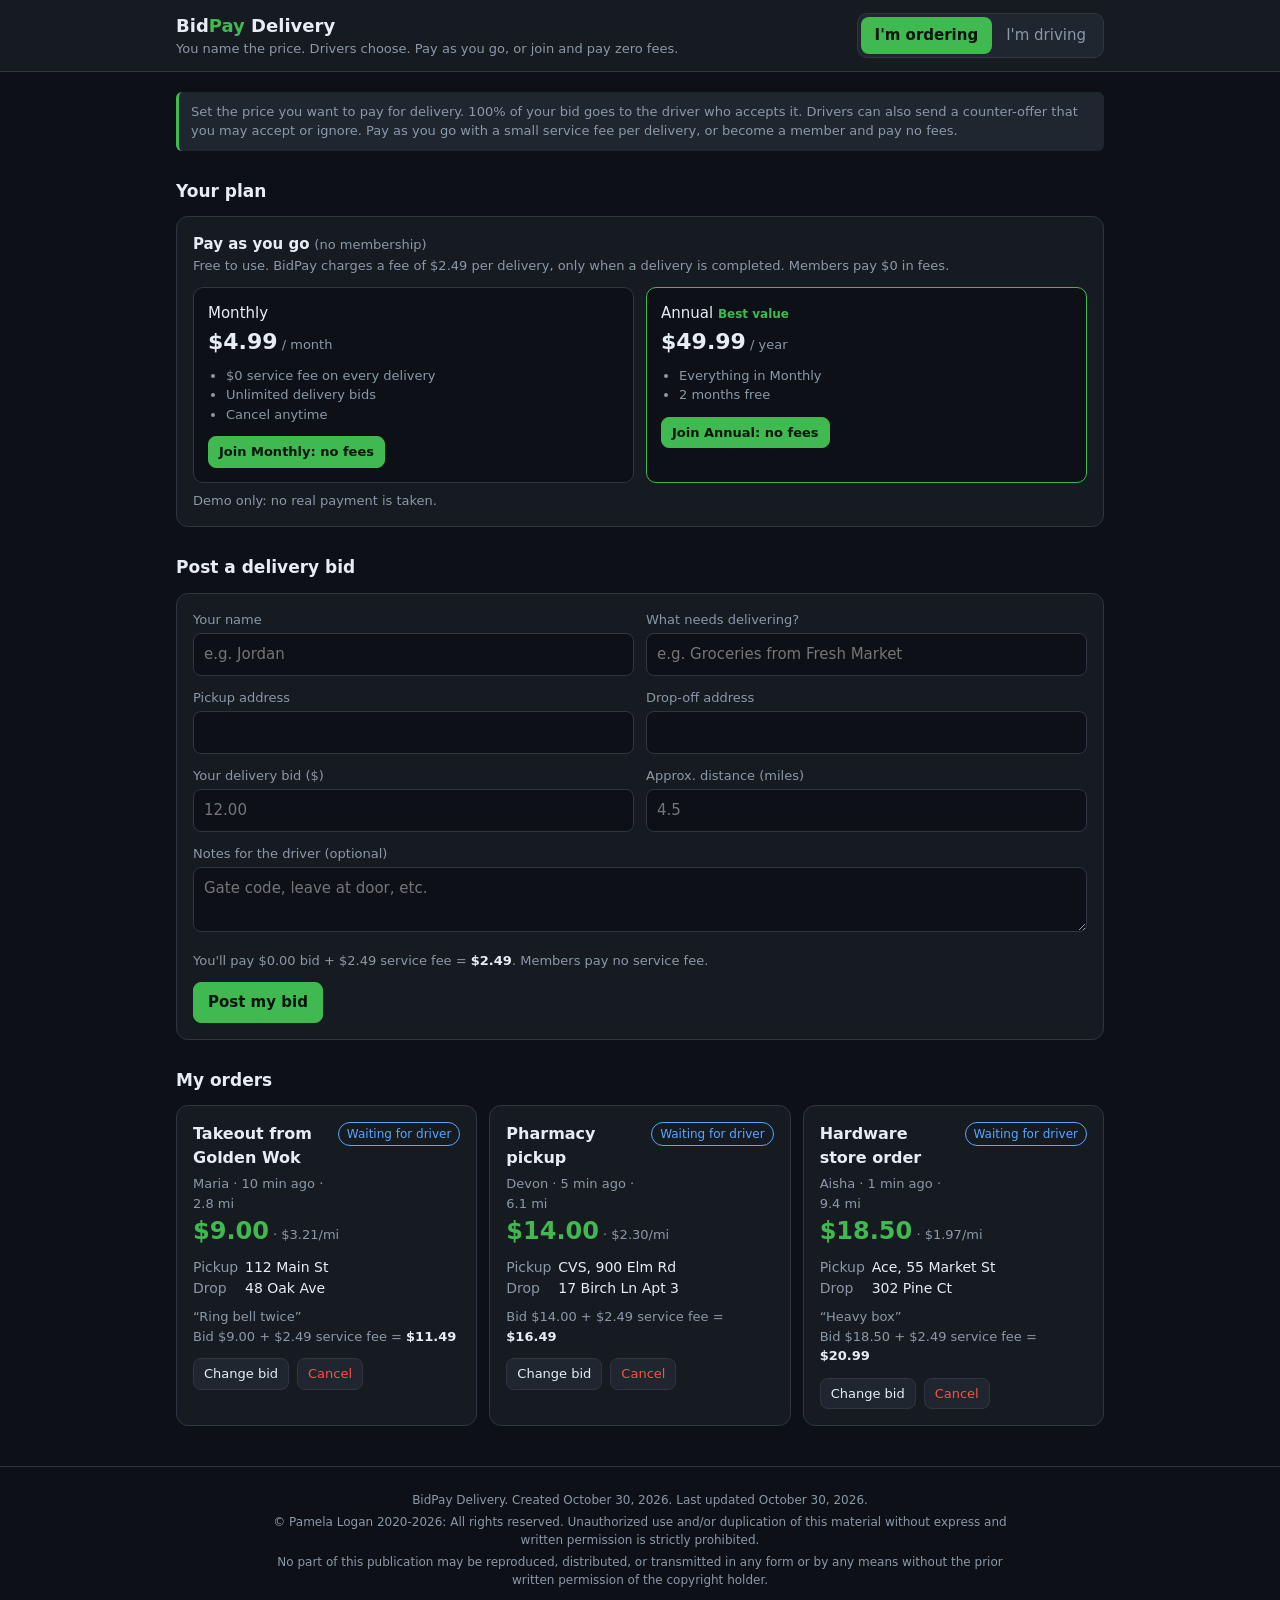
<file: apps/bid_pay/index.html>
<!doctype html>
<!--
  BidPay Delivery
  Copyright (c) 2020-2026 Pamela Logan. All rights reserved.
  Created: October 30, 2026. Last updated: October 30, 2026.
  Proprietary and confidential. Not covered by this repository's MIT License; see LICENSE in
  this folder. No part of this work may be reproduced, distributed, or transmitted in any form
  or by any means without the prior written permission of the copyright holder.
-->
<html lang="en">
<head>
<meta charset="utf-8">
<meta name="viewport" content="width=device-width, initial-scale=1">
<title>BidPay Delivery</title>
<style>
  :root {
    --bg: #0d1117; --surface: #161b22; --surface-2: #1f2630; --border: #2d3642;
    --text: #e6edf3; --muted: #8b98a8; --accent: #3fb950; --accent-ink: #04140a;
    --warn: #d29922; --danger: #f85149; --info: #58a6ff;
  }
  * { box-sizing: border-box; }
  body {
    margin: 0; background: var(--bg); color: var(--text);
    font: 15px/1.5 system-ui, -apple-system, "Segoe UI", Roboto, sans-serif;
  }
  header {
    position: sticky; top: 0; z-index: 5; background: var(--surface);
    border-bottom: 1px solid var(--border);
  }
  .bar { max-width: 960px; margin: 0 auto; padding: 12px 16px;
    display: flex; align-items: center; justify-content: space-between; gap: 12px; flex-wrap: wrap; }
  .brand { font-weight: 700; font-size: 18px; }
  .brand span { color: var(--accent); }
  .tag { color: var(--muted); font-size: 13px; }
  .roles { display: flex; background: var(--surface-2); border: 1px solid var(--border);
    border-radius: 10px; padding: 3px; }
  .roles button { border: 0; background: transparent; color: var(--muted); padding: 7px 14px;
    border-radius: 8px; cursor: pointer; font: inherit; }
  .roles button.on { background: var(--accent); color: var(--accent-ink); font-weight: 600; }
  main { max-width: 960px; margin: 0 auto; padding: 20px 16px 40px; }
  h2 { font-size: 17px; margin: 28px 0 12px; }
  h2:first-child { margin-top: 0; }
  .card { background: var(--surface); border: 1px solid var(--border); border-radius: 12px; padding: 16px; }
  .grid { display: grid; gap: 12px; grid-template-columns: repeat(auto-fill, minmax(280px, 1fr)); }
  form .row { display: grid; gap: 12px; grid-template-columns: 1fr 1fr; }
  @media (max-width: 560px) { form .row { grid-template-columns: 1fr; } }
  label { display: block; font-size: 13px; color: var(--muted); margin-bottom: 4px; }
  input, textarea, select {
    width: 100%; background: var(--bg); color: var(--text); border: 1px solid var(--border);
    border-radius: 8px; padding: 9px 10px; font: inherit;
  }
  input:focus, textarea:focus, select:focus { outline: 2px solid var(--info); outline-offset: -1px; }
  .field { margin-bottom: 12px; }
  .btn { border: 1px solid var(--border); background: var(--surface-2); color: var(--text);
    padding: 8px 14px; border-radius: 8px; cursor: pointer; font: inherit; }
  .btn:hover { border-color: var(--muted); }
  .btn.primary { background: var(--accent); color: var(--accent-ink); border-color: var(--accent); font-weight: 600; }
  .btn.danger { color: var(--danger); }
  .btn.sm { padding: 5px 10px; font-size: 13px; }
  .actions { display: flex; gap: 8px; flex-wrap: wrap; margin-top: 12px; }
  .order h3 { margin: 0 0 4px; font-size: 16px; }
  .price { font-size: 24px; font-weight: 700; color: var(--accent); }
  .meta { color: var(--muted); font-size: 13px; }
  .route { margin: 8px 0; font-size: 14px; }
  .route div::before { display: inline-block; width: 52px; color: var(--muted); }
  .route .from::before { content: "Pickup"; }
  .route .to::before { content: "Drop"; }
  .pill { display: inline-block; font-size: 12px; padding: 2px 8px; border-radius: 99px;
    border: 1px solid currentColor; white-space: nowrap; }
  .s-open { color: var(--info); } .s-accepted { color: var(--warn); }
  .s-picked_up { color: var(--warn); } .s-delivered { color: var(--accent); }
  .s-cancelled { color: var(--muted); }
  .offers { margin-top: 10px; border-top: 1px dashed var(--border); padding-top: 10px; }
  .offer { display: flex; justify-content: space-between; align-items: center; gap: 8px; padding: 4px 0; }
  .stats { display: grid; gap: 12px; grid-template-columns: repeat(auto-fit, minmax(150px, 1fr)); }
  .stat .v { font-size: 22px; font-weight: 700; }
  .empty { color: var(--muted); padding: 20px; text-align: center; border: 1px dashed var(--border); border-radius: 12px; }
  .toolbar { display: flex; gap: 12px; flex-wrap: wrap; align-items: end; margin-bottom: 12px; }
  .toolbar .field { margin: 0; min-width: 150px; }
  .note { background: var(--surface-2); border-left: 3px solid var(--accent); padding: 10px 12px;
    border-radius: 6px; color: var(--muted); font-size: 13px; margin-bottom: 16px; }
  .hidden { display: none; }
  .plans { display: grid; gap: 12px; grid-template-columns: repeat(auto-fit, minmax(200px, 1fr)); margin-top: 12px; }
  .plan { background: var(--bg); border: 1px solid var(--border); border-radius: 10px; padding: 14px; }
  .plan.best { border-color: var(--accent); }
  .plan .amt { font-size: 22px; font-weight: 700; }
  .plan ul { margin: 8px 0 0; padding-left: 18px; color: var(--muted); font-size: 13px; }
  .member-on { display: flex; justify-content: space-between; align-items: center; gap: 12px; flex-wrap: wrap; }
  .badge { color: var(--accent); font-weight: 600; }
  #toast { position: fixed; bottom: 20px; left: 50%; transform: translateX(-50%); background: var(--surface-2);
    border: 1px solid var(--accent); padding: 10px 16px; border-radius: 10px; opacity: 0;
    transition: opacity .2s; pointer-events: none; max-width: calc(100% - 32px); }
  #toast.show { opacity: 1; }
  footer { border-top: 1px solid var(--border); color: var(--muted); font-size: 12px; text-align: center;
    padding: 20px 16px; }
  footer p { max-width: 760px; margin: 4px auto; }
</style>
</head>
<body>
<header>
  <div class="bar">
    <div>
      <div class="brand">Bid<span>Pay</span> Delivery</div>
      <div class="tag">You name the price. Drivers choose. Pay as you go, or join and pay zero fees.</div>
    </div>
    <div class="roles" role="tablist">
      <button id="roleCustomer" class="on" onclick="setRole('customer')">I'm ordering</button>
      <button id="roleDriver" onclick="setRole('driver')">I'm driving</button>
    </div>
  </div>
</header>

<main>
  <!-- CUSTOMER VIEW -->
  <section id="customerView">
    <div class="note">Set the price you want to pay for delivery. 100% of your bid goes to the driver
      who accepts it. Drivers can also send a counter-offer that you may accept or ignore.
      Pay as you go with a small service fee per delivery, or become a member and pay no fees.</div>
    <h2>Your plan</h2>
    <div id="custMember" class="card"></div>
    <h2>Post a delivery bid</h2>
    <form class="card" id="orderForm" onsubmit="postOrder(event)">
      <div class="row">
        <div class="field"><label for="cName">Your name</label>
          <input id="cName" required maxlength="40" placeholder="e.g. Jordan"></div>
        <div class="field"><label for="item">What needs delivering?</label>
          <input id="item" required maxlength="80" placeholder="e.g. Groceries from Fresh Market"></div>
      </div>
      <div class="row">
        <div class="field"><label for="pickup">Pickup address</label>
          <input id="pickup" required maxlength="100"></div>
        <div class="field"><label for="dropoff">Drop-off address</label>
          <input id="dropoff" required maxlength="100"></div>
      </div>
      <div class="row">
        <div class="field"><label for="bid">Your delivery bid ($)</label>
          <input id="bid" type="number" min="1" step="0.50" required placeholder="12.00" oninput="renderFee()"></div>
        <div class="field"><label for="miles">Approx. distance (miles)</label>
          <input id="miles" type="number" min="0.1" step="0.1" placeholder="4.5"></div>
      </div>
      <div class="field"><label for="notes">Notes for the driver (optional)</label>
        <textarea id="notes" rows="2" maxlength="200" placeholder="Gate code, leave at door, etc."></textarea></div>
      <div id="feePreview" class="meta field"></div>
      <button class="btn primary" type="submit">Post my bid</button>
    </form>

    <h2>My orders</h2>
    <div id="myOrders" class="grid"></div>
  </section>

  <!-- DRIVER VIEW -->
  <section id="driverView" class="hidden">
    <div class="card field">
      <label for="dName">Driver name</label>
      <input id="dName" maxlength="40" placeholder="Enter your name to accept jobs" oninput="saveDriver()">
    </div>
    <div id="drvMember" class="card field"></div>

    <div class="stats">
      <div class="card stat"><div class="meta">Open bids</div><div class="v" id="stOpen">0</div></div>
      <div class="card stat"><div class="meta">My active jobs</div><div class="v" id="stActive">0</div></div>
      <div class="card stat"><div class="meta">Delivered</div><div class="v" id="stDone">0</div></div>
      <div class="card stat"><div class="meta">Total earned (after fees)</div><div class="v" id="stEarned">$0.00</div></div>
    </div>

    <h2>My active deliveries</h2>
    <div id="driverActive" class="grid"></div>

    <h2>Open bids near you</h2>
    <div class="toolbar">
      <div class="field"><label for="minPay">Minimum pay ($)</label>
        <input id="minPay" type="number" min="0" step="1" value="0" oninput="render()"></div>
      <div class="field"><label for="sortBy">Sort by</label>
        <select id="sortBy" onchange="render()">
          <option value="pay">Highest pay</option>
          <option value="permile">Best $ / mile</option>
          <option value="new">Newest</option>
        </select></div>
    </div>
    <div id="openBids" class="grid"></div>
  </section>
</main>

<footer>
  <p>BidPay Delivery. Created October 30, 2026. Last updated October 30, 2026.</p>
  <p>&copy; Pamela Logan 2020-2026: All rights reserved. Unauthorized use and/or duplication of this
    material without express and written permission is strictly prohibited.</p>
  <p>No part of this publication may be reproduced, distributed, or transmitted in any form or by any
    means without the prior written permission of the copyright holder.</p>
</footer>
<div id="toast"></div>

<script>
const KEY = "bidpay.v1";
let state = { orders: [], role: "customer", customer: "", driver: "", members: {} };

// Pay-as-you-go fees for non-members, charged only on completed deliveries.
const FEES = { customer: 2.49, driverRate: 0.15 };
// Membership plans: members pay no per-delivery fees. Edit prices and perks here.
const PLANS = {
  customer: [
    { id: "c-month", name: "Monthly", price: 4.99, days: 30,
      perks: ["$0 service fee on every delivery", "Unlimited delivery bids", "Cancel anytime"] },
    { id: "c-year", name: "Annual", price: 49.99, days: 365, best: true,
      perks: ["Everything in Monthly", "2 months free"] },
  ],
  driver: [
    { id: "d-month", name: "Monthly", price: 9.99, days: 30,
      perks: ["Keep 100% of every bid (no 15% fee)", "Accept unlimited jobs", "Cancel anytime"] },
    { id: "d-year", name: "Annual", price: 99.99, days: 365, best: true,
      perks: ["Everything in Monthly", "2 months free"] },
  ],
};
const DAY = 86400000;

function load() {
  try {
    const raw = localStorage.getItem(KEY);
    if (raw) state = Object.assign(state, JSON.parse(raw));
    state.members ||= {};
  } catch (e) { /* storage unavailable: run in memory */ }
  if (!state.orders.length) seed();
}
function save() {
  try { localStorage.setItem(KEY, JSON.stringify(state)); } catch (e) { /* ignore */ }
}
function seed() {
  const now = Date.now();
  state.orders = [
    { id: uid(), customer: "Maria", item: "Takeout from Golden Wok", pickup: "112 Main St",
      dropoff: "48 Oak Ave", bid: 9, miles: 2.8, notes: "Ring bell twice", status: "open",
      customerFee: FEES.customer, driver: null, offers: [], created: now - 600000 },
    { id: uid(), customer: "Devon", item: "Pharmacy pickup", pickup: "CVS, 900 Elm Rd",
      dropoff: "17 Birch Ln Apt 3", bid: 14, miles: 6.1, notes: "", status: "open",
      customerFee: FEES.customer, driver: null, offers: [], created: now - 300000 },
    { id: uid(), customer: "Aisha", item: "Hardware store order", pickup: "Ace, 55 Market St",
      dropoff: "302 Pine Ct", bid: 18.5, miles: 9.4, notes: "Heavy box", status: "open",
      customerFee: FEES.customer, driver: null, offers: [], created: now - 60000 },
  ];
}
function uid() { return Math.random().toString(36).slice(2, 10); }
function money(n) { return "$" + Number(n).toFixed(2); }
function esc(s) {
  return String(s ?? "").replace(/[&<>"']/g, c =>
    ({ "&": "&amp;", "<": "&lt;", ">": "&gt;", '"': "&quot;", "'": "&#39;" }[c]));
}
function ago(t) {
  const m = Math.round((Date.now() - t) / 60000);
  return m < 1 ? "just now" : m < 60 ? m + " min ago" : Math.round(m / 60) + " hr ago";
}
function toast(msg) {
  const el = document.getElementById("toast");
  el.textContent = msg; el.classList.add("show");
  clearTimeout(toast.t); toast.t = setTimeout(() => el.classList.remove("show"), 2200);
}
// ---- Memberships ----
function memberKey(role, name) { return role + ":" + name.toLowerCase(); }
function membership(role, name) {
  const m = name && state.members[memberKey(role, name)];
  return m && m.expires > Date.now() ? m : null;
}
function subscribe(role, planId) {
  const name = role === "driver" ? state.driver
    : (document.getElementById("cName").value.trim() || state.customer);
  if (!name) return toast("Enter your name first");
  if (role === "customer") state.customer = name;
  const plan = PLANS[role].find(p => p.id === planId);
  const cur = membership(role, name);
  const start = cur ? cur.expires : Date.now();
  state.members[memberKey(role, name)] = { plan: plan.id, name: plan.name, price: plan.price,
    expires: start + plan.days * DAY, autoRenew: true };
  save(); toast(`${plan.name} membership active: ${money(plan.price)}`); render();
}
function toggleRenew(role) {
  const name = role === "driver" ? state.driver : state.customer;
  const m = membership(role, name);
  m.autoRenew = !m.autoRenew; save();
  toast(m.autoRenew ? "Auto-renew on" : "Auto-renew off; access continues until expiry"); render();
}
function customerFee(name) { return membership("customer", name) ? 0 : FEES.customer; }
function driverFee(name, bid) {
  return membership("driver", name) ? 0 : Math.round(bid * FEES.driverRate * 100) / 100;
}
function feesPaid(role, name) {
  return state.orders.filter(o => o.status === "delivered" &&
    (role === "driver" ? o.driver === name : o.customer === name))
    .reduce((t, o) => t + ((role === "driver" ? o.driverFee : o.customerFee) || 0), 0);
}
function feeLabel(role) {
  return role === "driver" ? `${FEES.driverRate * 100}% of each bid` : `${money(FEES.customer)} per delivery`;
}
function memberPanel(role, name) {
  const m = membership(role, name);
  if (m) return `<div class="member-on"><div><span class="badge">✓ ${m.name} member</span>
      <div class="meta">${m.autoRenew ? "Renews" : "Expires"} ${new Date(m.expires).toLocaleDateString()}
      · ${money(m.price)}</div></div>
    <span><button class="btn sm" onclick="toggleRenew('${role}')">${m.autoRenew ? "Turn off auto-renew" : "Turn on auto-renew"}</button>
    ${PLANS[role].filter(p => p.id !== m.plan).map(p =>
      `<button class="btn sm" onclick="subscribe('${role}','${p.id}')">Add ${p.name}</button>`).join(" ")}</span></div>`;
  const paid = feesPaid(role, name);
  return `<div><strong>Pay as you go</strong> <span class="meta">(no membership)</span></div>
    <div class="meta">Free to use. BidPay charges a fee of ${feeLabel(role)}, only when a delivery is
      completed.${paid ? ` You've paid <strong style="color:var(--warn)">${money(paid)}</strong> in fees so far.` : ""}
      Members pay $0 in fees.</div>
    <div class="plans">${PLANS[role].map(p => `<div class="plan ${p.best ? "best" : ""}">
      <div>${p.name}${p.best ? ' <span class="badge" style="font-size:12px">Best value</span>' : ""}</div>
      <div class="amt">${money(p.price)}<span class="meta" style="font-size:13px;font-weight:400">
        / ${p.days === 365 ? "year" : "month"}</span></div>
      <ul>${p.perks.map(x => `<li>${x}</li>`).join("")}</ul>
      <div class="actions"><button class="btn sm primary" onclick="subscribe('${role}','${p.id}')">Join ${p.name}: no fees</button></div>
    </div>`).join("")}</div>
    <div class="meta" style="margin-top:8px">Demo only: no real payment is taken.</div>`;
}

function find(id) { return state.orders.find(o => o.id === id); }
const STATUS = { open: "Waiting for driver", accepted: "Driver on the way", picked_up: "Picked up",
  delivered: "Delivered", cancelled: "Cancelled" };

function setRole(r) {
  state.role = r; save();
  document.getElementById("roleCustomer").classList.toggle("on", r === "customer");
  document.getElementById("roleDriver").classList.toggle("on", r === "driver");
  document.getElementById("customerView").classList.toggle("hidden", r !== "customer");
  document.getElementById("driverView").classList.toggle("hidden", r !== "driver");
  render();
}
function saveDriver() { state.driver = document.getElementById("dName").value.trim(); save(); render(); }

// ---- Customer actions ----
function postOrder(e) {
  e.preventDefault();
  const v = id => document.getElementById(id).value.trim();
  const bid = parseFloat(v("bid"));
  if (!(bid >= 1)) return toast("Bid must be at least $1.00");
  state.customer = v("cName");
  state.orders.unshift({
    id: uid(), customer: state.customer, item: v("item"), pickup: v("pickup"), dropoff: v("dropoff"),
    bid, miles: parseFloat(v("miles")) || null, notes: v("notes"), status: "open",
    customerFee: customerFee(state.customer),
    driver: null, offers: [], created: Date.now(),
  });
  save();
  e.target.reset();
  document.getElementById("cName").value = state.customer;
  toast("Bid posted. Drivers can see it now");
  render();
}
function raiseBid(id) {
  const o = find(id);
  const n = parseFloat(prompt("New bid amount ($):", (o.bid + 2).toFixed(2)));
  if (!(n > 0)) return;
  o.bid = n; save(); toast("Bid updated to " + money(n)); render();
}
function acceptOffer(id, idx) {
  const o = find(id), off = o.offers[idx];
  o.bid = off.amount; o.driver = off.driver; o.status = "accepted"; o.offers = [];
  o.driverFee = driverFee(off.driver, off.amount);
  save(); toast(off.driver + " accepted at " + money(off.amount)); render();
}
function declineOffer(id, idx) { find(id).offers.splice(idx, 1); save(); render(); }
function cancelOrder(id) {
  if (!confirm("Cancel this order?")) return;
  find(id).status = "cancelled"; save(); render();
}
function removeOrder(id) { state.orders = state.orders.filter(o => o.id !== id); save(); render(); }

// ---- Driver actions ----
function needDriver() {
  if (!state.driver) { toast("Enter your driver name first"); document.getElementById("dName").focus(); }
  return !!state.driver;
}
function acceptBid(id) {
  if (!needDriver()) return;
  const o = find(id);
  if (o.status !== "open") return toast("This bid is no longer available");
  o.status = "accepted"; o.driver = state.driver; o.offers = [];
  o.driverFee = driverFee(state.driver, o.bid);
  save(); toast("Job accepted. You'll keep " + money(o.bid - o.driverFee)); render();
}
function counter(id) {
  if (!needDriver()) return;
  const o = find(id);
  const n = parseFloat(prompt("Your counter-offer ($):", (o.bid + 3).toFixed(2)));
  if (!(n > 0)) return;
  o.offers = o.offers.filter(x => x.driver !== state.driver);
  o.offers.push({ driver: state.driver, amount: n, at: Date.now() });
  save(); toast("Counter-offer sent to " + o.customer); render();
}
function advance(id) {
  const o = find(id);
  o.status = o.status === "accepted" ? "picked_up" : "delivered";
  if (o.status === "delivered") o.deliveredAt = Date.now();
  save(); toast(o.status === "delivered" ? "Delivered! " + money(o.bid - (o.driverFee || 0)) + " earned" : "Marked picked up");
  render();
}
function release(id) {
  if (!confirm("Release this job back to other drivers?")) return;
  const o = find(id); o.status = "open"; o.driver = null; o.driverFee = 0; save(); render();
}

// ---- Rendering ----
function orderCard(o, actions, extra = "") {
  const perMile = o.miles ? ` · ${money(o.bid / o.miles)}/mi` : "";
  return `<div class="card order">
    <div style="display:flex;justify-content:space-between;gap:8px;align-items:start">
      <div><h3>${esc(o.item)}</h3>
        <div class="meta">${esc(o.customer)} · ${ago(o.created)}${o.miles ? " · " + o.miles + " mi" : ""}</div></div>
      <span class="pill s-${o.status}">${STATUS[o.status]}</span>
    </div>
    <div class="price">${money(o.bid)}<span class="meta" style="font-size:13px;font-weight:400">${perMile}</span></div>
    <div class="route"><div class="from">${esc(o.pickup)}</div><div class="to">${esc(o.dropoff)}</div></div>
    ${o.notes ? `<div class="meta">“${esc(o.notes)}”</div>` : ""}
    ${o.driver ? `<div class="meta">Driver: <strong style="color:var(--text)">${esc(o.driver)}</strong></div>` : ""}
    ${extra}
    ${actions ? `<div class="actions">${actions}</div>` : ""}
  </div>`;
}

function renderFee() {
  const name = document.getElementById("cName").value.trim() || state.customer;
  const bid = parseFloat(document.getElementById("bid").value) || 0;
  const fee = customerFee(name);
  document.getElementById("feePreview").innerHTML = fee
    ? `You'll pay ${money(bid)} bid + ${money(fee)} service fee = <strong style="color:var(--text)">${money(bid + fee)}</strong>.
       Members pay no service fee.`
    : `Member: no service fee. You'll pay <strong style="color:var(--text)">${money(bid)}</strong>.`;
}

function renderCustomer() {
  renderFee();
  document.getElementById("cName").value ||= state.customer;
  document.getElementById("custMember").innerHTML = memberPanel("customer", state.customer);
  const mine = state.orders.filter(o => !state.customer || o.customer === state.customer);
  const el = document.getElementById("myOrders");
  if (!mine.length) { el.innerHTML = `<div class="empty">No orders yet. Post a bid above.</div>`; return; }
  el.innerHTML = mine.map(o => {
    let a = "", extra = "";
    if (o.status === "open") {
      a = `<button class="btn sm" onclick="raiseBid('${o.id}')">Change bid</button>
           <button class="btn sm danger" onclick="cancelOrder('${o.id}')">Cancel</button>`;
      if (o.offers.length) extra = `<div class="offers"><div class="meta">Counter-offers</div>` +
        o.offers.map((f, i) => `<div class="offer"><span>${esc(f.driver)} — <strong>${money(f.amount)}</strong></span>
          <span><button class="btn sm primary" onclick="acceptOffer('${o.id}',${i})">Accept</button>
          <button class="btn sm" onclick="declineOffer('${o.id}',${i})">Decline</button></span></div>`).join("") +
        `</div>`;
    } else if (o.status === "delivered" || o.status === "cancelled") {
      a = `<button class="btn sm" onclick="removeOrder('${o.id}')">Remove</button>`;
    }
    const fee = o.customerFee || 0;
    const total = `<div class="meta">${fee ? `Bid ${money(o.bid)} + ${money(fee)} service fee = <strong style="color:var(--text)">${money(o.bid + fee)}</strong>`
      : `Member: no service fee. You pay <strong style="color:var(--text)">${money(o.bid)}</strong>`}${o.status === "cancelled" ? " (not charged)" : ""}</div>`;
    return orderCard(o, a, total + extra);
  }).join("");
}

function renderDriver() {
  document.getElementById("dName").value ||= state.driver;
  document.getElementById("drvMember").innerHTML = state.driver
    ? `<h2 style="margin-top:0">Driver membership</h2>` + memberPanel("driver", state.driver)
    : `<div class="meta">Enter your name to see driver membership plans.</div>`;
  const min = parseFloat(document.getElementById("minPay").value) || 0;
  const sort = document.getElementById("sortBy").value;
  const open = state.orders.filter(o => o.status === "open" && o.bid >= min);
  open.sort((a, b) => sort === "pay" ? b.bid - a.bid
    : sort === "new" ? b.created - a.created
    : (b.miles ? b.bid / b.miles : 0) - (a.miles ? a.bid / a.miles : 0));
  const me = state.driver;
  const active = state.orders.filter(o => me && o.driver === me && ["accepted", "picked_up"].includes(o.status));
  const done = state.orders.filter(o => me && o.driver === me && o.status === "delivered");

  document.getElementById("stOpen").textContent = state.orders.filter(o => o.status === "open").length;
  document.getElementById("stActive").textContent = active.length;
  document.getElementById("stDone").textContent = done.length;
  document.getElementById("stEarned").textContent =
    money(done.reduce((s, o) => s + o.bid - (o.driverFee || 0), 0));

  const keep = (bid, fee) => `<div class="meta">You keep <strong style="color:var(--text)">${money(bid - fee)}</strong>${
    fee ? ` after ${money(fee)} fee (${FEES.driverRate * 100}%). Members keep 100%.` : " (member: no fee)"}</div>`;
  document.getElementById("driverActive").innerHTML = active.length ? active.map(o => orderCard(o,
    `<button class="btn sm primary" onclick="advance('${o.id}')">${o.status === "accepted" ? "Mark picked up" : "Mark delivered"}</button>
     ${o.status === "accepted" ? `<button class="btn sm danger" onclick="release('${o.id}')">Release job</button>` : ""}`,
    keep(o.bid, o.driverFee || 0)
  )).join("") : `<div class="empty">No active jobs. Accept a bid below.</div>`;

  document.getElementById("openBids").innerHTML = open.length ? open.map(o => {
    const mine = o.offers.find(f => f.driver === me);
    return orderCard(o,
      `<button class="btn sm primary" onclick="acceptBid('${o.id}')">Accept ${money(o.bid)}</button>
       <button class="btn sm" onclick="counter('${o.id}')">${mine ? "Update counter" : "Counter-offer"}</button>`,
      keep(o.bid, me ? driverFee(me, o.bid) : Math.round(o.bid * FEES.driverRate * 100) / 100) +
      (mine ? `<div class="meta" style="margin-top:6px">Your counter: ${money(mine.amount)} (pending)</div>` : ""));
  }).join("") : `<div class="empty">No open bids match your filter.</div>`;
}

function render() { state.role === "driver" ? renderDriver() : renderCustomer(); }

load();
setRole(state.role);
setInterval(render, 60000);
</script>
</body>
</html>
</file>
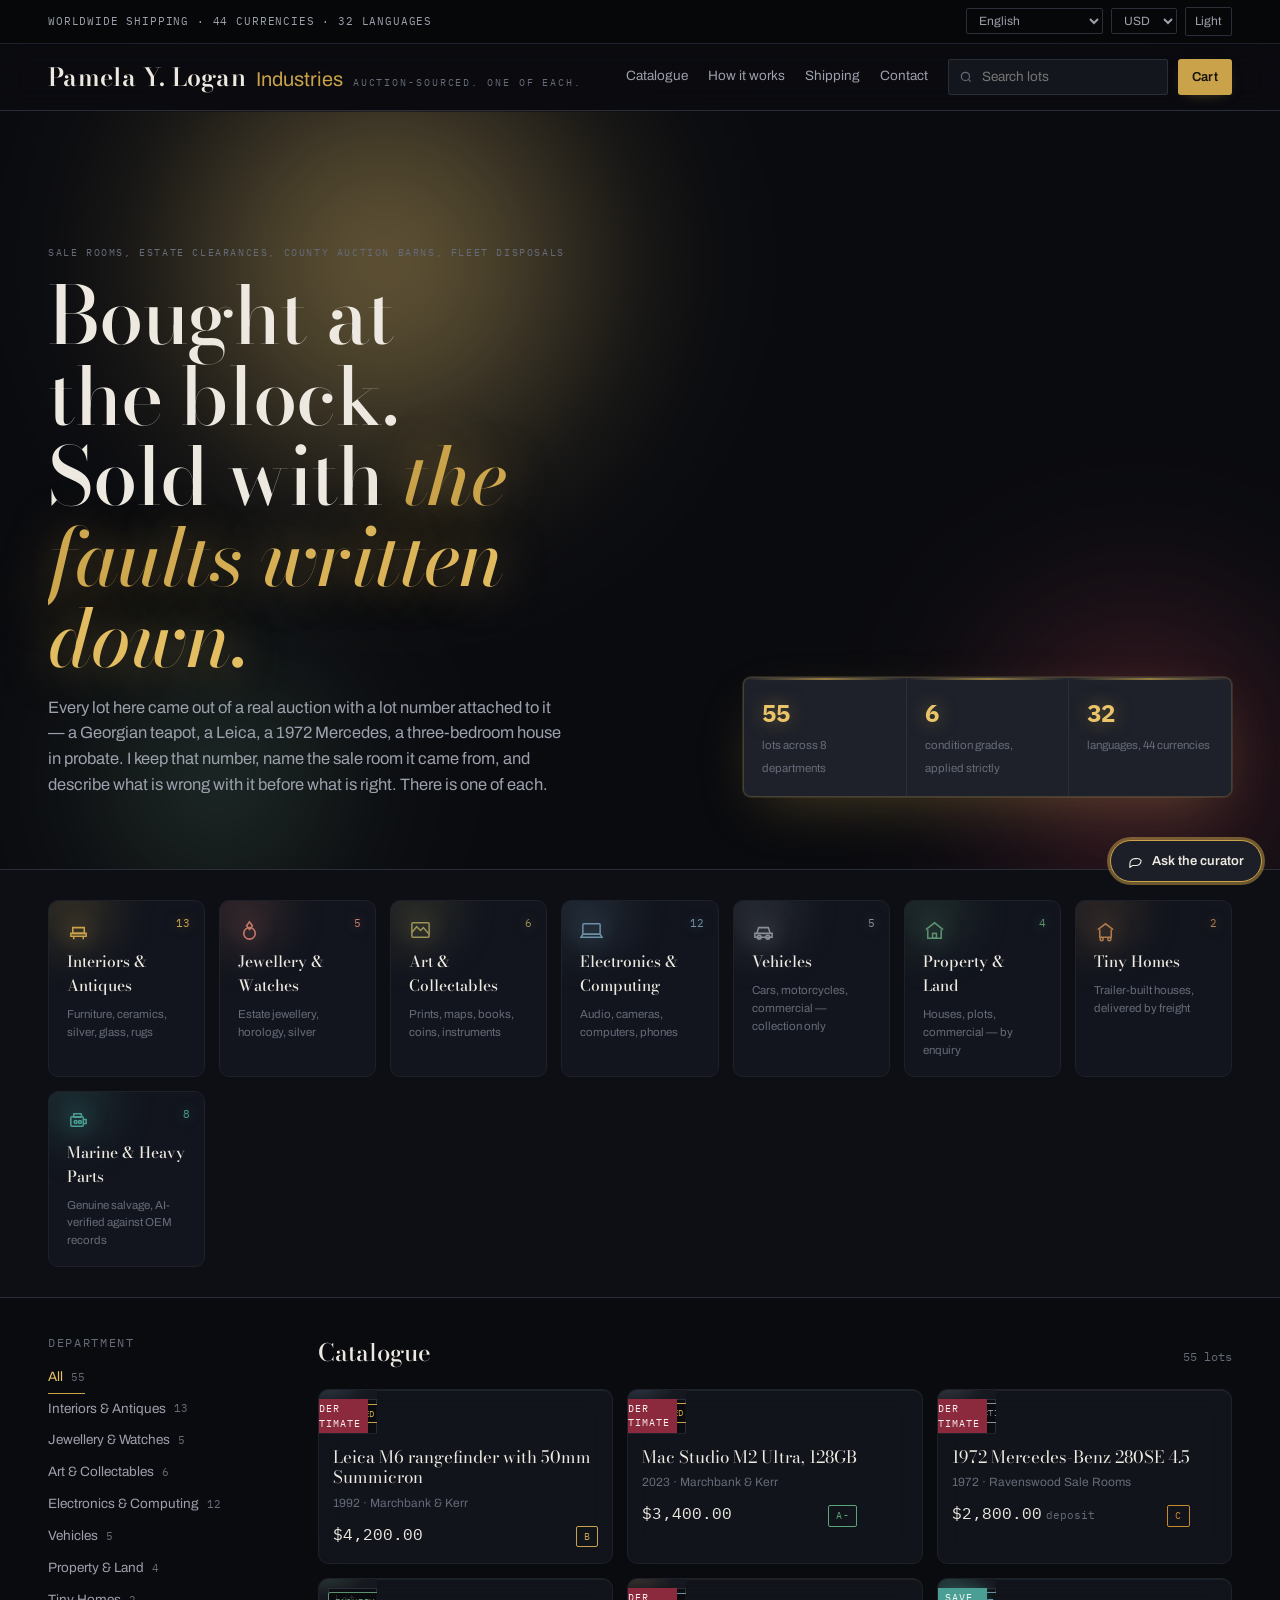
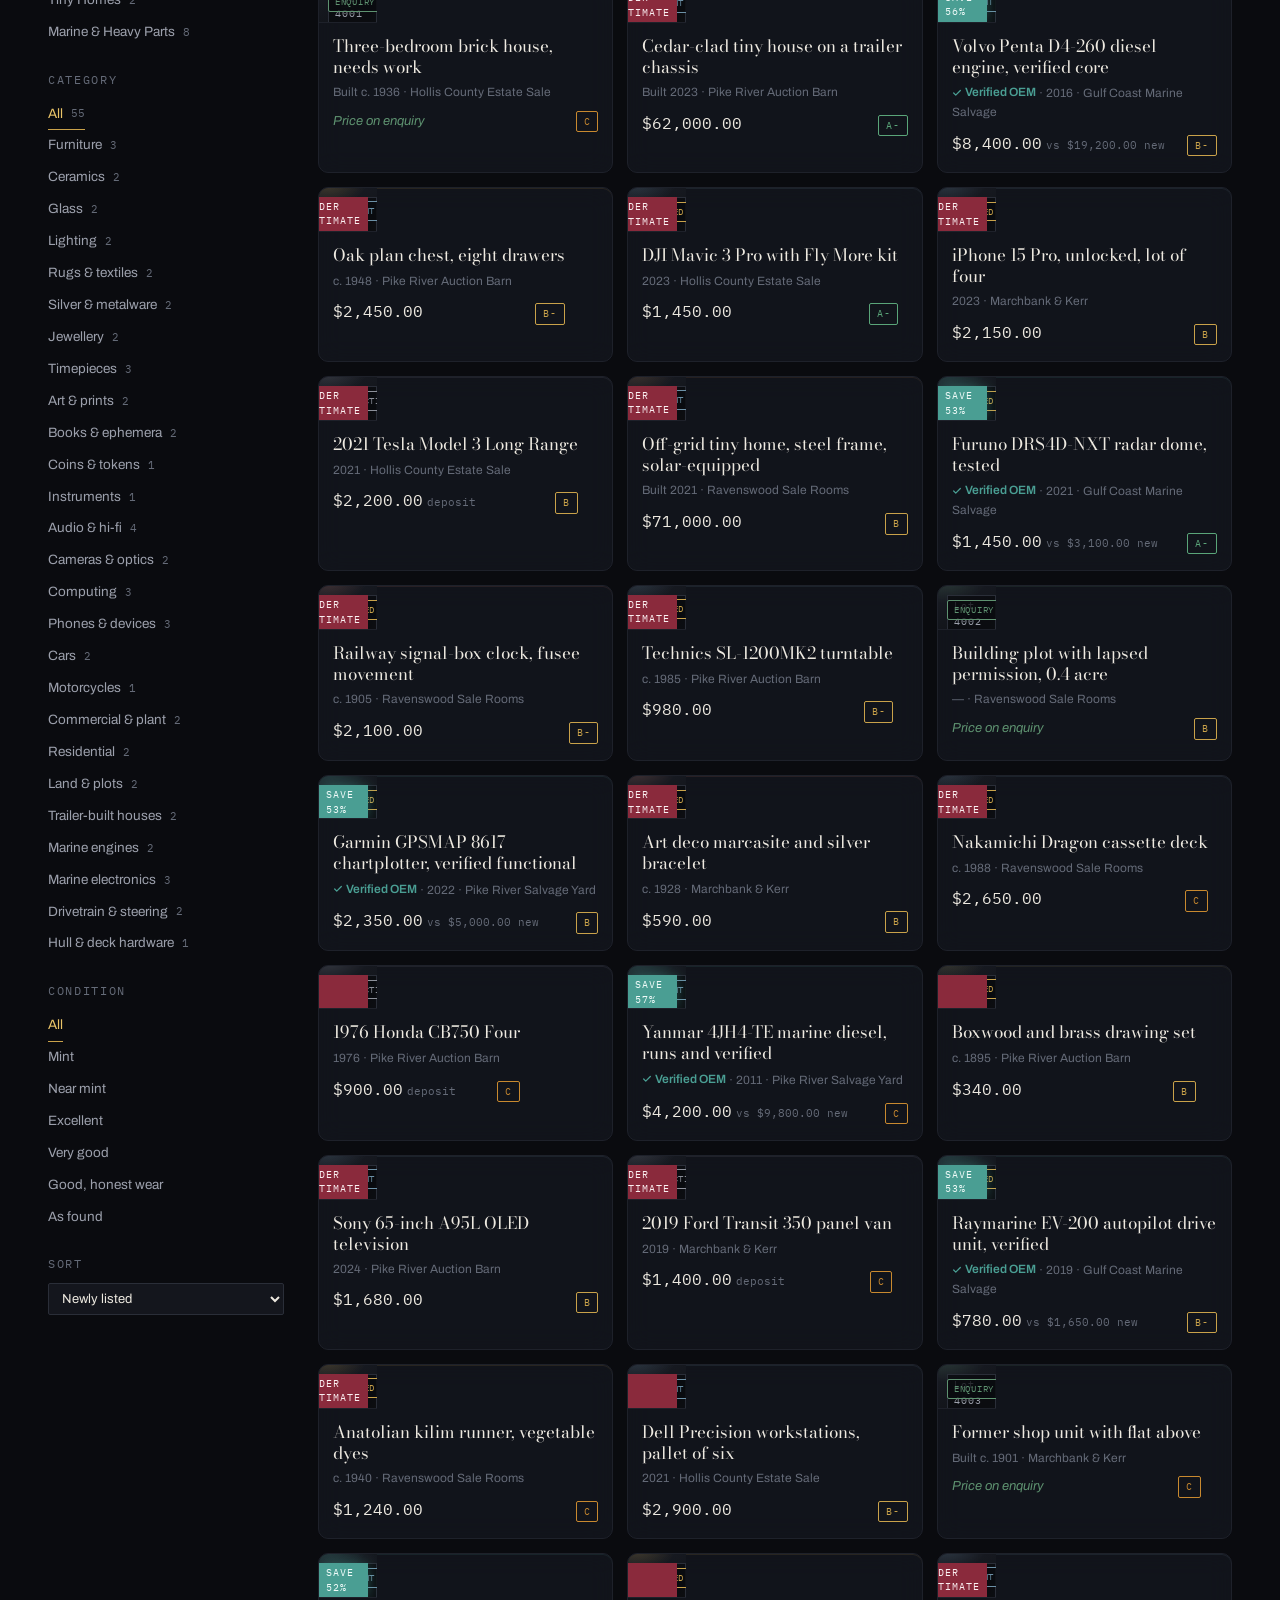
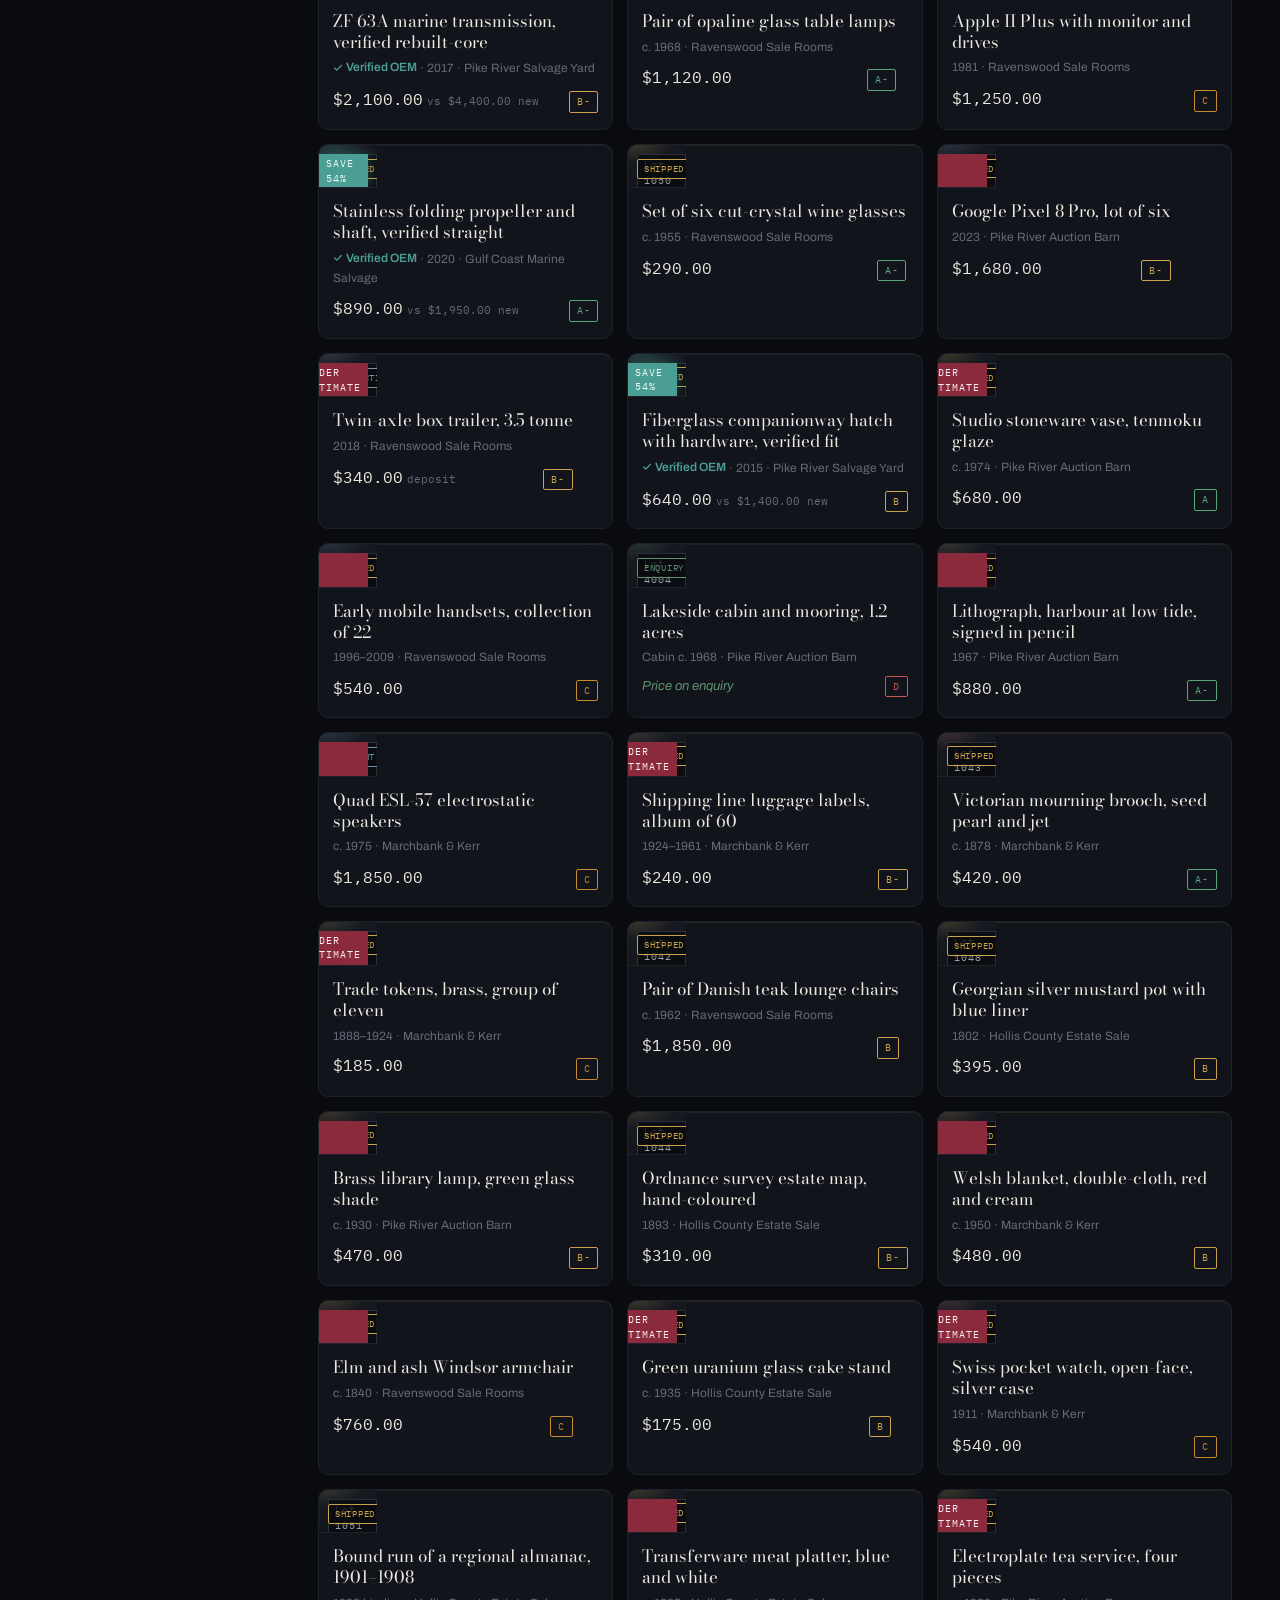
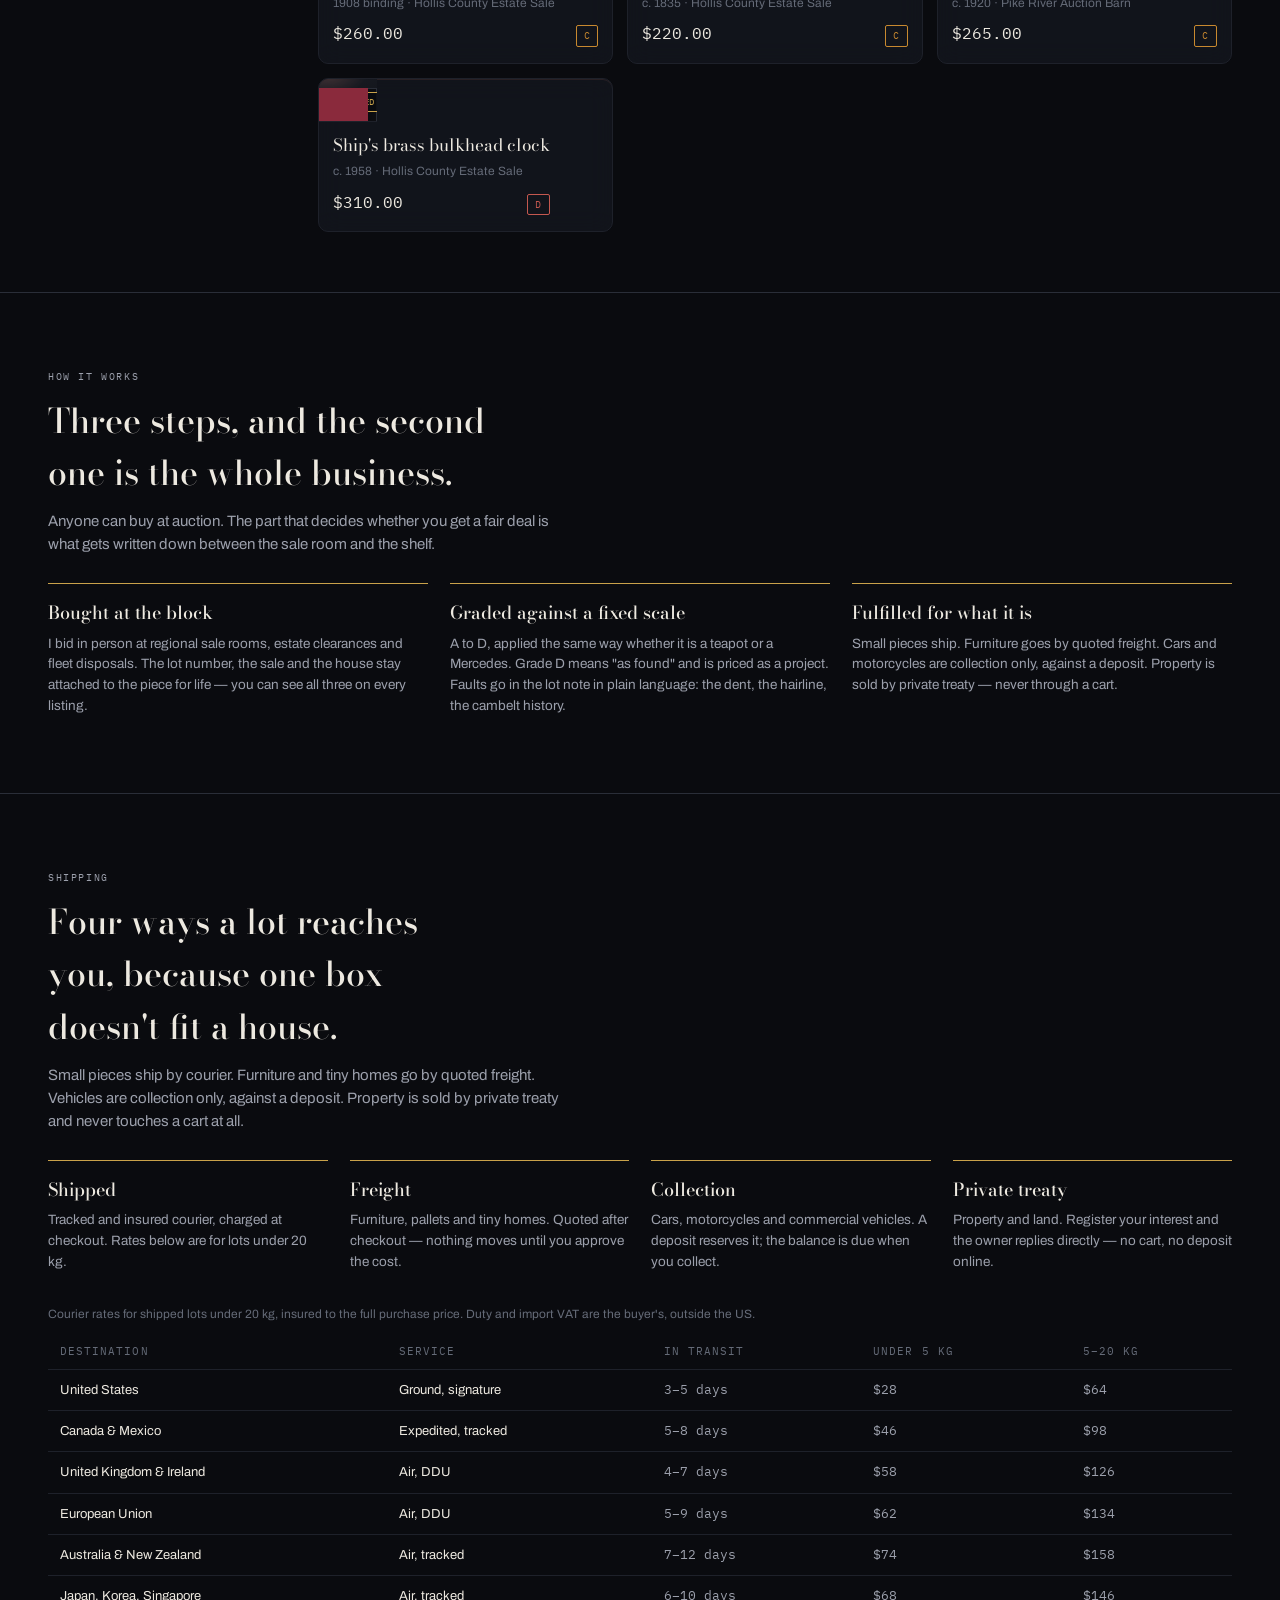
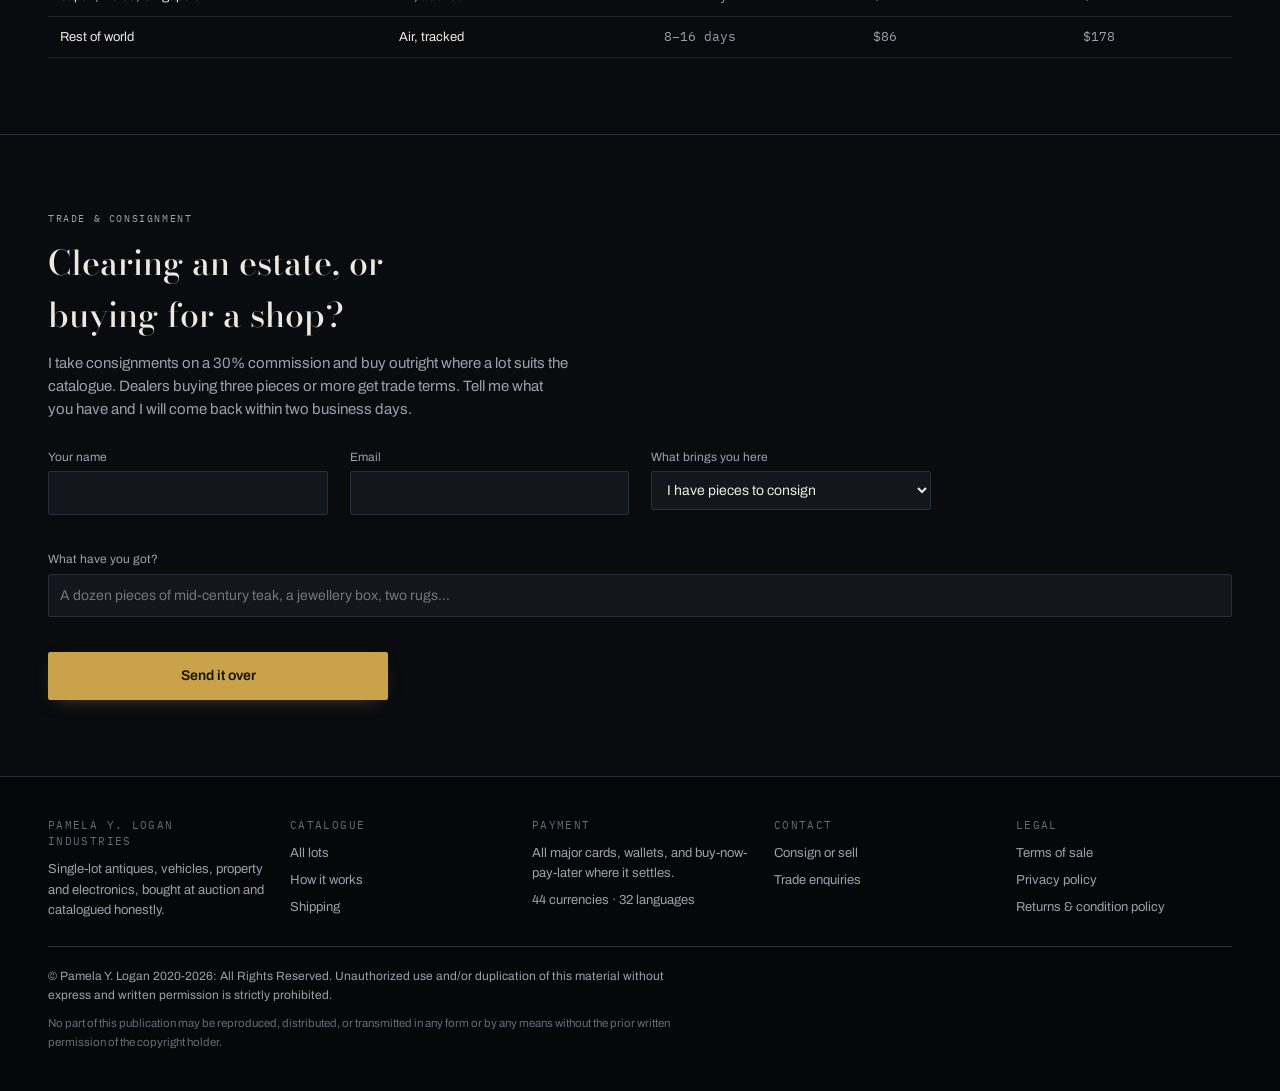
<file: auction_storefront/web/index.html>
<!doctype html>
<html lang="en" dir="ltr" data-theme="dark">
<head>
<meta charset="utf-8">
<meta name="viewport" content="width=device-width, initial-scale=1, viewport-fit=cover">
<title>Pamela Y. Logan Industries</title>
<meta name="description" content="Single-lot antiques, vehicles, property and electronics bought at auction and catalogued honestly. Ships worldwide, 44 currencies, 32 languages.">
<link rel="preconnect" href="https://fonts.googleapis.com">
<link rel="preconnect" href="https://fonts.gstatic.com" crossorigin>
<link rel="stylesheet" href="https://fonts.googleapis.com/css2?family=Archivo:wght@400;500;600&family=Bodoni+Moda:ital,wght@0,400;0,500;0,600;1,400&family=IBM+Plex+Mono:wght@400;500&display=swap">
<link rel="stylesheet" href="assets/css/storefront.css">
</head>
<body>

<div class="grid-texture" aria-hidden="true"></div>

<!-- Fill these in to go live. Empty values keep the shop in demo mode:
     the catalogue, cart and curator all work, but no money moves. -->
<script>
  window.PYLI_CONFIG = {
    stripeKey: "",       // pk_live_… — publishable key only, never the secret
    paypalClientId: "",  // PayPal REST client id
    apiBase: "",         // e.g. "https://api.yourshop.com" — see server/main.py
  };
</script>

<div class="topbar">
  <span class="topbar-note">Worldwide shipping · 44 currencies · 32 languages</span>
  <div class="locale-picks">
    <label class="visually-hidden" for="lang-select" data-t="language">Language</label>
    <select id="lang-select"></select>
    <label class="visually-hidden" for="currency-select" data-t="currency">Currency</label>
    <select id="currency-select"></select>
    <button class="theme-toggle" id="theme-toggle" type="button">Light</button>
  </div>
</div>

<header class="masthead">
  <a class="wordmark" href="#catalogue">
    <b>Pamela Y. Logan</b><span>Industries</span>
    <i data-t="tagline">Auction-sourced. One of each.</i>
  </a>

  <nav class="mast-nav">
    <a href="#catalogue" data-t="navCatalogue">Catalogue</a>
    <a href="#how" data-t="navHow">How it works</a>
    <a href="#shipping" data-t="navShipping">Shipping</a>
    <a href="#consign" data-t="navContact">Contact</a>
  </nav>

  <div class="mast-actions">
    <div class="search-field">
      <svg width="14" height="14" viewBox="0 0 24 24" fill="none" stroke="currentColor" stroke-width="2" aria-hidden="true">
        <circle cx="11" cy="11" r="7"/><path d="M20 20l-4-4"/>
      </svg>
      <label class="visually-hidden" for="search-input" data-t="search">Search lots</label>
      <input id="search-input" type="search" data-t-ph="search" placeholder="Search lots">
    </div>
    <button class="paddle-btn" id="cart-button" type="button">
      <span data-t="cart">Cart</span>
      <span class="paddle-count" id="cart-count" hidden>0</span>
    </button>
  </div>
</header>

<section class="hero">
  <span class="orb orb-a" aria-hidden="true"></span>
  <span class="orb orb-b" aria-hidden="true"></span>
  <span class="orb orb-c" aria-hidden="true"></span>
  <div>
    <p class="eyebrow">Sale rooms, estate clearances, county auction barns, fleet disposals</p>
    <h1>Bought at the block.<br>Sold with <em>the faults written down.</em></h1>
    <p class="lede">
      Every lot here came out of a real auction with a lot number attached to it —
      a Georgian teapot, a Leica, a 1972 Mercedes, a three-bedroom house in probate.
      I keep that number, name the sale room it came from, and describe what is
      wrong with it before what is right. There is one of each.
    </p>
  </div>
  <div class="hero-stats">
    <div class="hero-stat"><b>55</b><span>lots across 8 departments</span></div>
    <div class="hero-stat"><b>6</b><span>condition grades, applied strictly</span></div>
    <div class="hero-stat"><b>32</b><span>languages, 44 currencies</span></div>
  </div>
</section>

<section class="dept-strip" data-reveal="stagger" aria-label="Departments">
  <div class="dept-grid">
    <a class="dept-tile" href="#catalogue" data-dept="interiors" style="--dc:var(--dept-interiors)">
      <svg viewBox="0 0 24 24" fill="none" stroke="currentColor" stroke-width="1.6"><path d="M6 9h12v6H6z"/><path d="M4 15h16v3H4zM7 18v3M17 18v3"/></svg>
      <b>Interiors &amp; Antiques</b><span>Furniture, ceramics, silver, glass, rugs</span><em>13</em>
    </a>
    <a class="dept-tile" href="#catalogue" data-dept="adornment" style="--dc:var(--dept-adornment)">
      <svg viewBox="0 0 24 24" fill="none" stroke="currentColor" stroke-width="1.6"><circle cx="12" cy="15" r="6"/><path d="M12 3l3 4-3 4-3-4z"/></svg>
      <b>Jewellery &amp; Watches</b><span>Estate jewellery, horology, silver</span><em>5</em>
    </a>
    <a class="dept-tile" href="#catalogue" data-dept="culture" style="--dc:var(--dept-culture)">
      <svg viewBox="0 0 24 24" fill="none" stroke="currentColor" stroke-width="1.6"><rect x="3" y="4" width="18" height="15" rx="1"/><path d="M3 14l5-6 4 4 3-3 6 7"/></svg>
      <b>Art &amp; Collectables</b><span>Prints, maps, books, coins, instruments</span><em>6</em>
    </a>
    <a class="dept-tile" href="#catalogue" data-dept="tech" style="--dc:var(--dept-tech)">
      <svg viewBox="0 0 24 24" fill="none" stroke="currentColor" stroke-width="1.6"><rect x="3" y="5" width="18" height="11" rx="1"/><path d="M1 19h22l-2-3H3z"/></svg>
      <b>Electronics &amp; Computing</b><span>Audio, cameras, computers, phones</span><em>12</em>
    </a>
    <a class="dept-tile" href="#catalogue" data-dept="vehicles" style="--dc:var(--dept-vehicles)">
      <svg viewBox="0 0 24 24" fill="none" stroke="currentColor" stroke-width="1.6"><path d="M3 15h18v4H3z"/><path d="M5 15l2-6h10l2 6"/><circle cx="7.5" cy="19" r="2"/><circle cx="16.5" cy="19" r="2"/></svg>
      <b>Vehicles</b><span>Cars, motorcycles, commercial — collection only</span><em>5</em>
    </a>
    <a class="dept-tile" href="#catalogue" data-dept="property" style="--dc:var(--dept-property)">
      <svg viewBox="0 0 24 24" fill="none" stroke="currentColor" stroke-width="1.6"><path d="M3 11l9-7 9 7"/><path d="M5 11v9h14v-9"/><rect x="10" y="15" width="4" height="5"/></svg>
      <b>Property &amp; Land</b><span>Houses, plots, commercial — by enquiry</span><em>4</em>
    </a>
    <a class="dept-tile" href="#catalogue" data-dept="tinyhomes" style="--dc:var(--dept-tinyhomes)">
      <svg viewBox="0 0 24 24" fill="none" stroke="currentColor" stroke-width="1.6"><path d="M4 11l8-6 8 6"/><path d="M6 11v8h12v-8"/><circle cx="8" cy="21" r="1.6"/><circle cx="16" cy="21" r="1.6"/></svg>
      <b>Tiny Homes</b><span>Trailer-built houses, delivered by freight</span><em>2</em>
    </a>
    <a class="dept-tile" href="#catalogue" data-dept="parts" style="--dc:var(--dept-parts)">
      <svg viewBox="0 0 24 24" fill="none" stroke="currentColor" stroke-width="1.6"><rect x="4" y="7" width="13" height="10" rx="1"/><rect x="7" y="4" width="8" height="3.5" rx="0.5"/><path d="M17 10h3v4h-3"/><circle cx="9" cy="12.5" r="1.5"/><circle cx="13.5" cy="12.5" r="1.5"/></svg>
      <b>Marine &amp; Heavy Parts</b><span>Genuine salvage, AI-verified against OEM records</span><em>8</em>
    </a>
  </div>
</section>

<main class="catalogue" id="catalogue">
  <aside class="rail">
    <div class="rail-group">
      <h3>Department</h3>
      <div id="dept-list"></div>
    </div>
    <div class="rail-group">
      <h3 data-t="category">Category</h3>
      <div id="cat-list"></div>
    </div>
    <div class="rail-group">
      <h3 data-t="condition">Condition</h3>
      <div id="grade-list"></div>
    </div>
    <div class="rail-group">
      <h3 data-t="sort">Sort</h3>
      <label class="visually-hidden" for="sort-select" data-t="sort">Sort</label>
      <select id="sort-select"></select>
    </div>
  </aside>

  <div>
    <div class="results-head">
      <h2 data-t="navCatalogue">Catalogue</h2>
      <span class="results-count mono" id="results-count"></span>
    </div>
    <div class="lot-grid" id="lot-grid"></div>
  </div>
</main>

<section class="band" id="how" data-reveal>
  <div class="band-head">
    <p class="eyebrow">How it works</p>
    <h2>Three steps, and the second one is the whole business.</h2>
    <p>
      Anyone can buy at auction. The part that decides whether you get a fair deal
      is what gets written down between the sale room and the shelf.
    </p>
  </div>
  <div class="trio" data-reveal="stagger">
    <div class="trio-item" style="--stagger:0">
      <h3>Bought at the block</h3>
      <p>
        I bid in person at regional sale rooms, estate clearances and fleet
        disposals. The lot number, the sale and the house stay attached to the
        piece for life — you can see all three on every listing.
      </p>
    </div>
    <div class="trio-item" style="--stagger:1">
      <h3>Graded against a fixed scale</h3>
      <p>
        A to D, applied the same way whether it is a teapot or a Mercedes.
        Grade D means "as found" and is priced as a project. Faults go in the
        lot note in plain language: the dent, the hairline, the cambelt history.
      </p>
    </div>
    <div class="trio-item" style="--stagger:2">
      <h3>Fulfilled for what it is</h3>
      <p>
        Small pieces ship. Furniture goes by quoted freight. Cars and motorcycles
        are collection only, against a deposit. Property is sold by private
        treaty — never through a cart.
      </p>
    </div>
  </div>
</section>

<section class="band" id="shipping" data-reveal>
  <div class="band-head">
    <p class="eyebrow" data-t="navShipping">Shipping &amp; fulfilment</p>
    <h2>Four ways a lot reaches you, because one box doesn't fit a house.</h2>
    <p>
      Small pieces ship by courier. Furniture and tiny homes go by quoted freight.
      Vehicles are collection only, against a deposit. Property is sold by private
      treaty and never touches a cart at all.
    </p>
  </div>
  <div class="trio" data-reveal="stagger" style="margin-bottom:32px">
    <div class="trio-item" style="--stagger:0">
      <h3>Shipped</h3>
      <p>Tracked and insured courier, charged at checkout. Rates below are for lots under 20 kg.</p>
    </div>
    <div class="trio-item" style="--stagger:1">
      <h3>Freight</h3>
      <p>Furniture, pallets and tiny homes. Quoted after checkout — nothing moves until you approve the cost.</p>
    </div>
    <div class="trio-item" style="--stagger:2">
      <h3>Collection</h3>
      <p>Cars, motorcycles and commercial vehicles. A deposit reserves it; the balance is due when you collect.</p>
    </div>
    <div class="trio-item" style="--stagger:3">
      <h3>Private treaty</h3>
      <p>Property and land. Register your interest and the owner replies directly — no cart, no deposit online.</p>
    </div>
  </div>
  <div class="table-wrap">
    <table class="ledger">
      <caption>Courier rates for shipped lots under 20 kg, insured to the full purchase price. Duty and import VAT are the buyer's, outside the US.</caption>
      <thead>
        <tr><th scope="col">Destination</th><th scope="col">Service</th><th scope="col">In transit</th><th scope="col">Under 5 kg</th><th scope="col">5–20 kg</th></tr>
      </thead>
      <tbody>
        <tr><td>United States</td><td>Ground, signature</td><td class="mono">3–5 days</td><td class="mono">$28</td><td class="mono">$64</td></tr>
        <tr><td>Canada &amp; Mexico</td><td>Expedited, tracked</td><td class="mono">5–8 days</td><td class="mono">$46</td><td class="mono">$98</td></tr>
        <tr><td>United Kingdom &amp; Ireland</td><td>Air, DDU</td><td class="mono">4–7 days</td><td class="mono">$58</td><td class="mono">$126</td></tr>
        <tr><td>European Union</td><td>Air, DDU</td><td class="mono">5–9 days</td><td class="mono">$62</td><td class="mono">$134</td></tr>
        <tr><td>Australia &amp; New Zealand</td><td>Air, tracked</td><td class="mono">7–12 days</td><td class="mono">$74</td><td class="mono">$158</td></tr>
        <tr><td>Japan, Korea, Singapore</td><td>Air, tracked</td><td class="mono">6–10 days</td><td class="mono">$68</td><td class="mono">$146</td></tr>
        <tr><td>Rest of world</td><td>Air, tracked</td><td class="mono">8–16 days</td><td class="mono">$86</td><td class="mono">$178</td></tr>
      </tbody>
    </table>
  </div>
</section>

<section class="band" id="consign" data-reveal>
  <div class="band-head">
    <p class="eyebrow">Trade &amp; consignment</p>
    <h2>Clearing an estate, or buying for a shop?</h2>
    <p>
      I take consignments on a 30% commission and buy outright where a lot suits
      the catalogue. Dealers buying three pieces or more get trade terms. Tell me
      what you have and I will come back within two business days.
    </p>
  </div>
  <form class="trio" id="lead-form" style="align-items:start">
    <div class="field">
      <label for="lead-name">Your name</label>
      <input id="lead-name" name="name" autocomplete="name" required>
    </div>
    <div class="field">
      <label for="lead-email">Email</label>
      <input id="lead-email" name="email" type="email" autocomplete="email" required>
    </div>
    <div class="field">
      <label for="lead-kind">What brings you here</label>
      <select id="lead-kind" name="kind">
        <option value="consign">I have pieces to consign</option>
        <option value="estate">I am clearing an estate</option>
        <option value="trade">I buy for a shop or trade</option>
        <option value="interior">I am sourcing for a client project</option>
        <option value="vehicle">I have a car, bike or commercial vehicle</option>
        <option value="property">I have a property or land to list</option>
        <option value="parts">I salvage boats or heavy equipment for parts</option>
        <option value="sell">I want to sell outright</option>
      </select>
    </div>
    <div class="field" style="grid-column:1/-1">
      <label for="lead-note">What have you got?</label>
      <input id="lead-note" name="note" placeholder="A dozen pieces of mid-century teak, a jewellery box, two rugs…">
    </div>
    <div style="grid-column:1/-1;display:grid;gap:10px;max-width:340px">
      <button class="btn btn-primary" type="submit">Send it over</button>
      <p class="secure-note" id="lead-status" style="justify-content:flex-start" hidden></p>
    </div>
  </form>
</section>

<footer class="site-foot">
  <div class="foot-cols">
    <div class="foot-col">
      <h4>Pamela Y. Logan Industries</h4>
      <p>Single-lot antiques, vehicles, property and electronics, bought at auction and catalogued honestly.</p>
    </div>
    <div class="foot-col">
      <h4 data-t="navCatalogue">Catalogue</h4>
      <a href="#catalogue">All lots</a>
      <a href="#how" data-t="navHow">How it works</a>
      <a href="#shipping" data-t="navShipping">Shipping &amp; fulfilment</a>
    </div>
    <div class="foot-col">
      <h4 data-t="paymentStep">Payment</h4>
      <p>All major cards, wallets, and buy-now-pay-later where it settles.</p>
      <p>44 currencies · 32 languages</p>
    </div>
    <div class="foot-col">
      <h4 data-t="navContact">Contact</h4>
      <a href="#consign">Consign or sell</a>
      <a href="#consign">Trade enquiries</a>
    </div>
    <div class="foot-col">
      <h4>Legal</h4>
      <a href="terms.html">Terms of sale</a>
      <a href="privacy.html">Privacy policy</a>
      <a href="returns.html">Returns &amp; condition policy</a>
    </div>
  </div>

  <div class="legal">
    <p class="copyright">© Pamela Y. Logan 2020-2026: All Rights Reserved. Unauthorized use and/or duplication of this material without express and written permission is strictly prohibited.</p>
    <p>No part of this publication may be reproduced, distributed, or transmitted in any form or by any means without the prior written permission of the copyright holder.</p>
  </div>
</footer>

<button class="assistant-open" id="assistant-open" type="button">
  <svg width="15" height="15" viewBox="0 0 24 24" fill="none" stroke="currentColor" stroke-width="1.8" aria-hidden="true">
    <path d="M21 12a8 8 0 0 1-8 8H7l-4 3v-6a8 8 0 0 1 8-8h2a8 8 0 0 1 8 3z"/>
  </svg>
  <span data-t="assistantTitle">Ask the curator</span>
</button>

<!-- Lot detail / cart / checkout -->
<div class="scrim" id="scrim" hidden></div>
<section class="panel" id="panel" hidden role="dialog" aria-modal="true" aria-labelledby="panel-title">
  <div class="panel-head">
    <h2 id="panel-title">Lot</h2>
    <button class="icon-btn" id="panel-close" type="button" aria-label="Close">
      <svg width="14" height="14" viewBox="0 0 24 24" fill="none" stroke="currentColor" stroke-width="2" aria-hidden="true">
        <path d="M6 6l12 12M18 6L6 18"/>
      </svg>
    </button>
  </div>
  <div class="panel-scroll" id="panel-body"></div>
  <div class="panel-foot" id="panel-foot" hidden></div>
</section>

<!-- Curator -->
<div class="scrim" id="assistant-scrim" hidden></div>
<section class="panel" id="assistant-modal" hidden role="dialog" aria-modal="true" aria-labelledby="assistant-heading">
  <div class="panel-head">
    <h2 id="assistant-heading" data-t="assistantTitle">Ask the curator</h2>
    <button class="icon-btn" id="assistant-close" type="button" aria-label="Close">
      <svg width="14" height="14" viewBox="0 0 24 24" fill="none" stroke="currentColor" stroke-width="2" aria-hidden="true">
        <path d="M6 6l12 12M18 6L6 18"/>
      </svg>
    </button>
  </div>
  <div class="panel-scroll">
    <div class="chat-log" id="chat-log"></div>
  </div>
  <div class="panel-foot">
    <div class="chip-row" id="chat-seeds"></div>
    <form class="composer" id="chat-form">
      <label class="visually-hidden" for="chat-input" data-t="assistantPrompt">Ask about a lot</label>
      <input id="chat-input" data-t-ph="assistantPrompt" placeholder="Ask about a lot, sizing, shipping…" autocomplete="off">
      <button class="btn btn-primary" type="submit">Ask</button>
    </form>
  </div>
</section>

<script src="https://js.stripe.com/v3/"></script>
<script type="module">
  import { boot } from "./assets/js/store.js";
  boot();

  // Trade and consignment enquiries. With a server configured these post to
  // /api/leads, where agents/gtm_leads.py scores and routes them; without one
  // the form acknowledges locally so the page still behaves.
  const form = document.querySelector("#lead-form");
  const status = document.querySelector("#lead-status");
  form.addEventListener("submit", async (e) => {
    e.preventDefault();
    const lead = Object.fromEntries(new FormData(form).entries());
    const base = window.PYLI_CONFIG.apiBase;
    status.hidden = false;
    status.textContent = "Sending…";
    try {
      if (base) {
        const r = await fetch(`${base}/api/leads`, {
          method: "POST",
          headers: { "Content-Type": "application/json" },
          body: JSON.stringify(lead),
        });
        if (!r.ok) throw new Error(String(r.status));
      }
      status.textContent = `Thanks, ${lead.name.split(" ")[0] || "and"} — I'll come back to ${lead.email} within two business days.`;
      form.reset();
    } catch {
      status.textContent = "That didn't send. Email consign@pamelaylogan.example instead and I'll pick it up.";
    }
  });
</script>

</body>
</html>
</file>
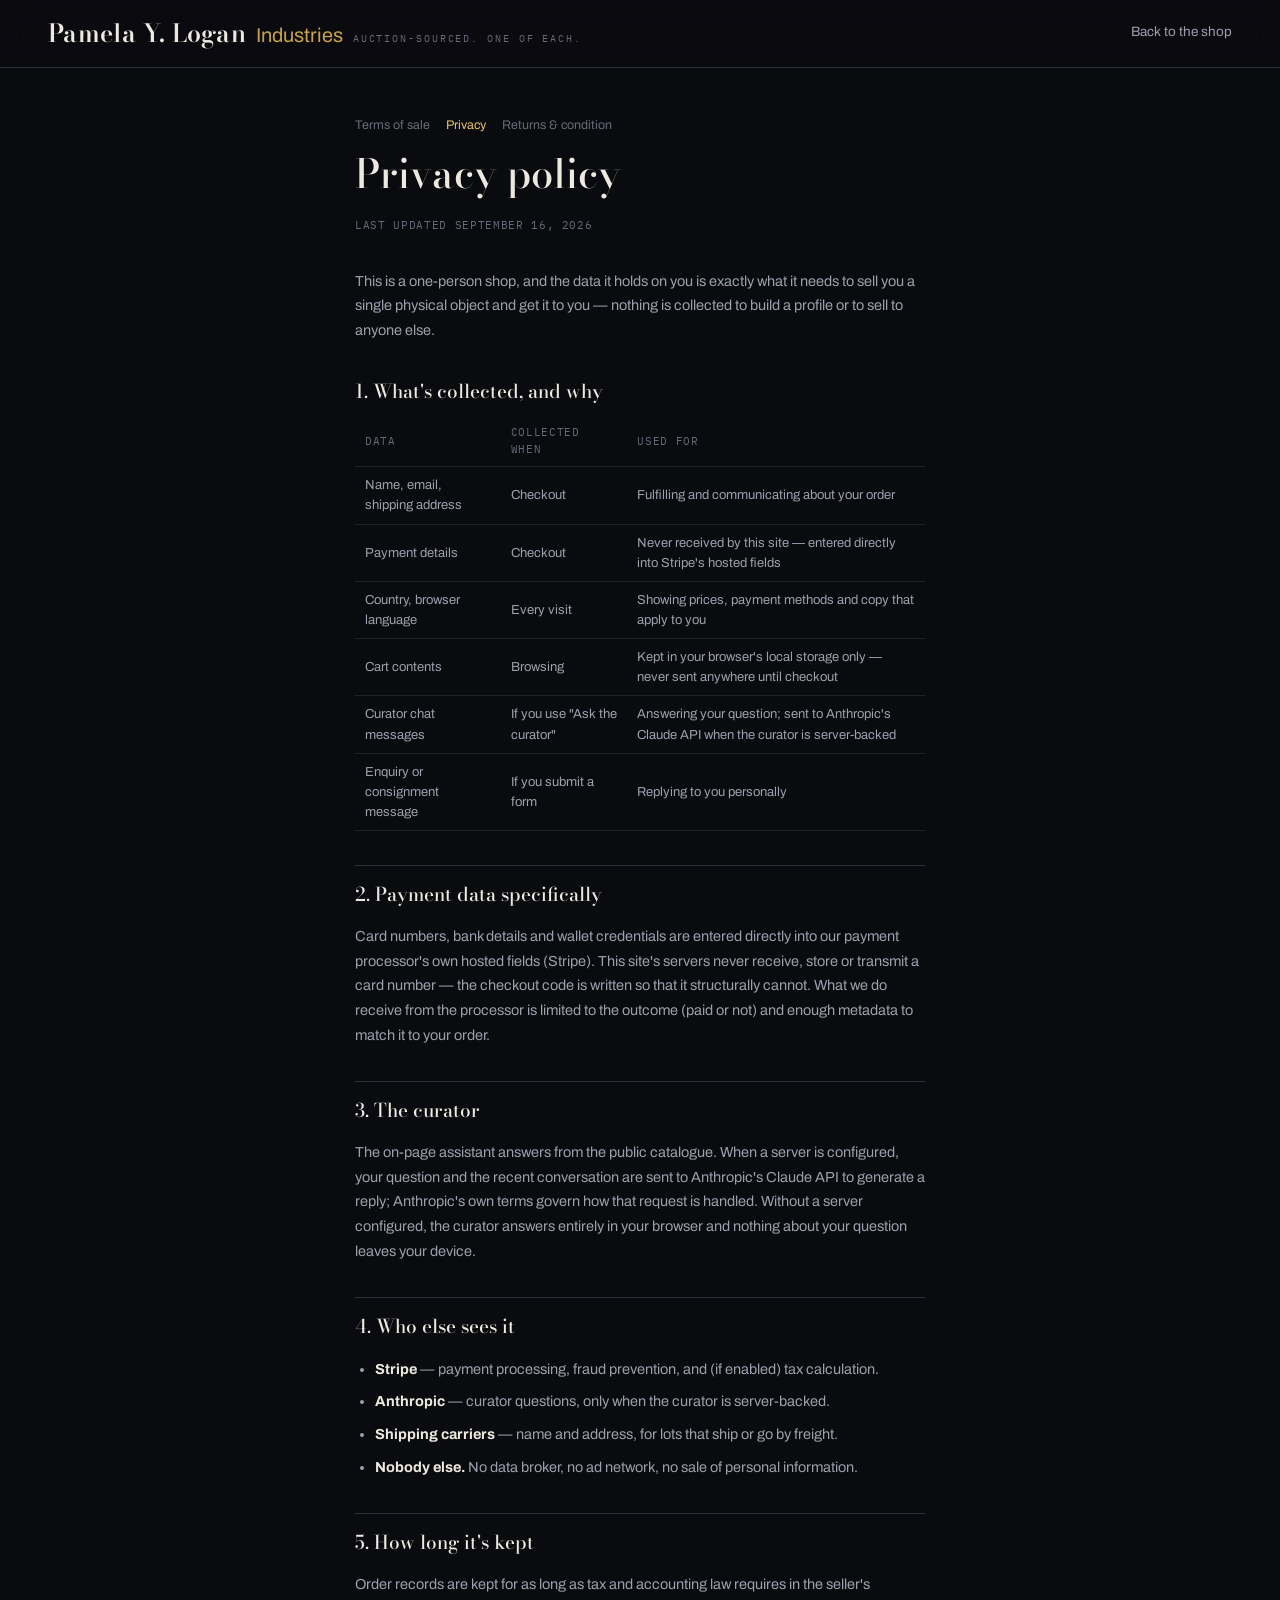
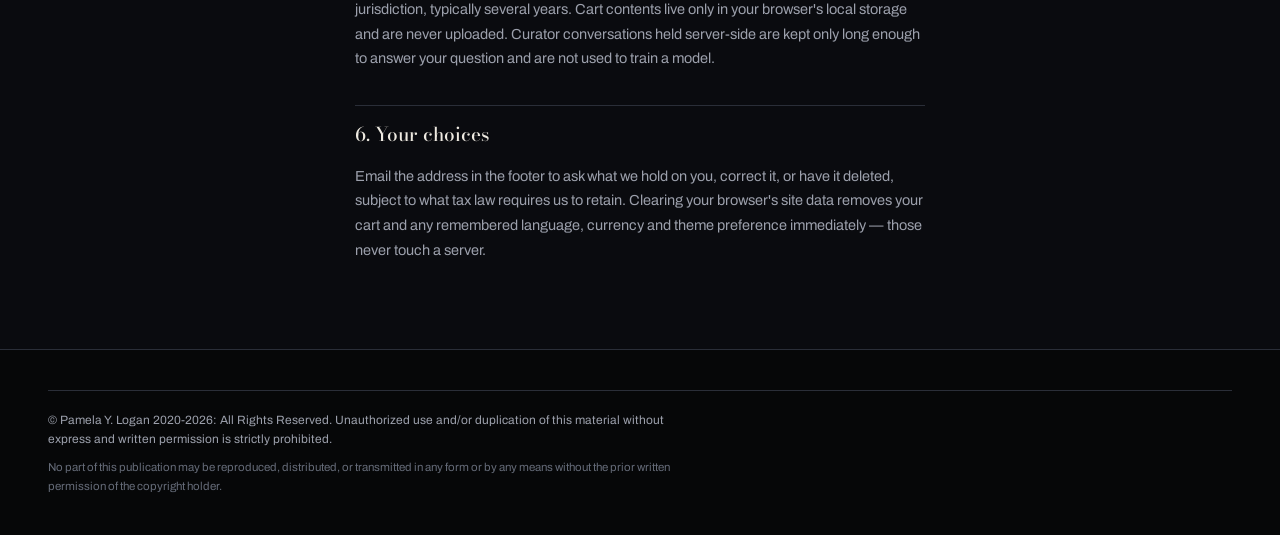
<file: auction_storefront/web/privacy.html>
<!doctype html>
<html lang="en" dir="ltr" data-theme="dark">
<head>
<meta charset="utf-8">
<meta name="viewport" content="width=device-width, initial-scale=1, viewport-fit=cover">
<title>Privacy Policy — Pamela Y. Logan Industries</title>
<meta name="description" content="What Pamela Y. Logan Industries collects at checkout and through the curator, who it's shared with, and how to ask for it back.">
<link rel="preconnect" href="https://fonts.googleapis.com">
<link rel="preconnect" href="https://fonts.gstatic.com" crossorigin>
<link rel="stylesheet" href="https://fonts.googleapis.com/css2?family=Archivo:wght@400;500;600&family=Bodoni+Moda:ital,wght@0,400;0,500;0,600;1,400&family=IBM+Plex+Mono:wght@400;500&display=swap">
<link rel="stylesheet" href="assets/css/storefront.css">
<style>
  .doc { max-width: 74ch; margin-inline: auto; padding-inline: var(--gutter); padding-block: 48px 72px; }
  .doc h1 { font-size: clamp(28px, 5vw, 40px); margin-bottom: 6px; }
  .doc .updated { font-family: var(--mono); font-size: 11px; color: var(--text-faint); letter-spacing: .06em; text-transform: uppercase; margin-bottom: 34px; }
  .doc h2 { font-size: 19px; margin-block: 34px 10px; padding-top: 14px; border-top: 1px solid var(--line); }
  .doc h2:first-of-type { border-top: 0; padding-top: 0; }
  .doc p, .doc li { color: var(--text-dim); font-size: 14.5px; line-height: 1.7; }
  .doc ul { padding-inline-start: 20px; display: grid; gap: 8px; }
  .doc strong { color: var(--text); }
  .doc-nav { display: flex; gap: 16px; font-size: 12.5px; margin-bottom: 8px; }
  .doc-nav a { color: var(--text-faint); text-decoration: none; }
  .doc-nav a:hover, .doc-nav a.on { color: var(--gilt-bright); }
  .doc-table { width: 100%; border-collapse: collapse; font-size: 13px; margin-block: 8px 4px; }
  .doc-table th, .doc-table td { text-align: start; padding: 8px 10px; border-bottom: 1px solid var(--line-soft); color: var(--text-dim); }
  .doc-table th { color: var(--text-faint); font-weight: 400; font-family: var(--mono); font-size: 11px; text-transform: uppercase; letter-spacing: .06em; }
</style>
</head>
<body>

<header class="masthead">
  <a class="wordmark" href="index.html">
    <b>Pamela Y. Logan</b><span>Industries</span>
    <i>Auction-sourced. One of each.</i>
  </a>
  <nav class="mast-nav"><a href="index.html">Back to the shop</a></nav>
</header>

<main class="doc">
  <div class="doc-nav">
    <a href="terms.html">Terms of sale</a>
    <a href="privacy.html" class="on">Privacy</a>
    <a href="returns.html">Returns &amp; condition</a>
  </div>
  <h1>Privacy policy</h1>
  <p class="updated">Last updated September 16, 2026</p>

  <p>This is a one-person shop, and the data it holds on you is exactly what
    it needs to sell you a single physical object and get it to you — nothing
    is collected to build a profile or to sell to anyone else.</p>

  <h2>1. What's collected, and why</h2>
  <table class="doc-table">
    <thead><tr><th>Data</th><th>Collected when</th><th>Used for</th></tr></thead>
    <tbody>
      <tr><td>Name, email, shipping address</td><td>Checkout</td><td>Fulfilling and communicating about your order</td></tr>
      <tr><td>Payment details</td><td>Checkout</td><td>Never received by this site — entered directly into Stripe's hosted fields</td></tr>
      <tr><td>Country, browser language</td><td>Every visit</td><td>Showing prices, payment methods and copy that apply to you</td></tr>
      <tr><td>Cart contents</td><td>Browsing</td><td>Kept in your browser's local storage only — never sent anywhere until checkout</td></tr>
      <tr><td>Curator chat messages</td><td>If you use "Ask the curator"</td><td>Answering your question; sent to Anthropic's Claude API when the curator is server-backed</td></tr>
      <tr><td>Enquiry or consignment message</td><td>If you submit a form</td><td>Replying to you personally</td></tr>
    </tbody>
  </table>

  <h2>2. Payment data specifically</h2>
  <p>Card numbers, bank details and wallet credentials are entered directly
    into our payment processor's own hosted fields (Stripe). This site's
    servers never receive, store or transmit a card number — the checkout
    code is written so that it structurally cannot. What we do receive from
    the processor is limited to the outcome (paid or not) and enough metadata
    to match it to your order.</p>

  <h2>3. The curator</h2>
  <p>The on-page assistant answers from the public catalogue. When a server is
    configured, your question and the recent conversation are sent to
    Anthropic's Claude API to generate a reply; Anthropic's own terms govern
    how that request is handled. Without a server configured, the curator
    answers entirely in your browser and nothing about your question leaves
    your device.</p>

  <h2>4. Who else sees it</h2>
  <ul>
    <li><strong>Stripe</strong> — payment processing, fraud prevention, and (if
      enabled) tax calculation.</li>
    <li><strong>Anthropic</strong> — curator questions, only when the curator
      is server-backed.</li>
    <li><strong>Shipping carriers</strong> — name and address, for lots that
      ship or go by freight.</li>
    <li><strong>Nobody else.</strong> No data broker, no ad network, no sale of
      personal information.</li>
  </ul>

  <h2>5. How long it's kept</h2>
  <p>Order records are kept for as long as tax and accounting law requires in
    the seller's jurisdiction, typically several years. Cart contents live only
    in your browser's local storage and are never uploaded. Curator
    conversations held server-side are kept only long enough to answer your
    question and are not used to train a model.</p>

  <h2>6. Your choices</h2>
  <p>Email the address in the footer to ask what we hold on you, correct it,
    or have it deleted, subject to what tax law requires us to retain. Clearing
    your browser's site data removes your cart and any remembered language,
    currency and theme preference immediately — those never touch a server.</p>
</main>

<footer class="site-foot">
  <div class="legal">
    <p class="copyright">© Pamela Y. Logan 2020-2026: All Rights Reserved. Unauthorized use and/or duplication of this material without express and written permission is strictly prohibited.</p>
    <p>No part of this publication may be reproduced, distributed, or transmitted in any form or by any means without the prior written permission of the copyright holder.</p>
  </div>
</footer>

<script>
  try {
    document.documentElement.dataset.theme = localStorage.getItem("pyli.theme") || "dark";
  } catch { /* private mode — default theme stands */ }
</script>
</body>
</html>
</file>
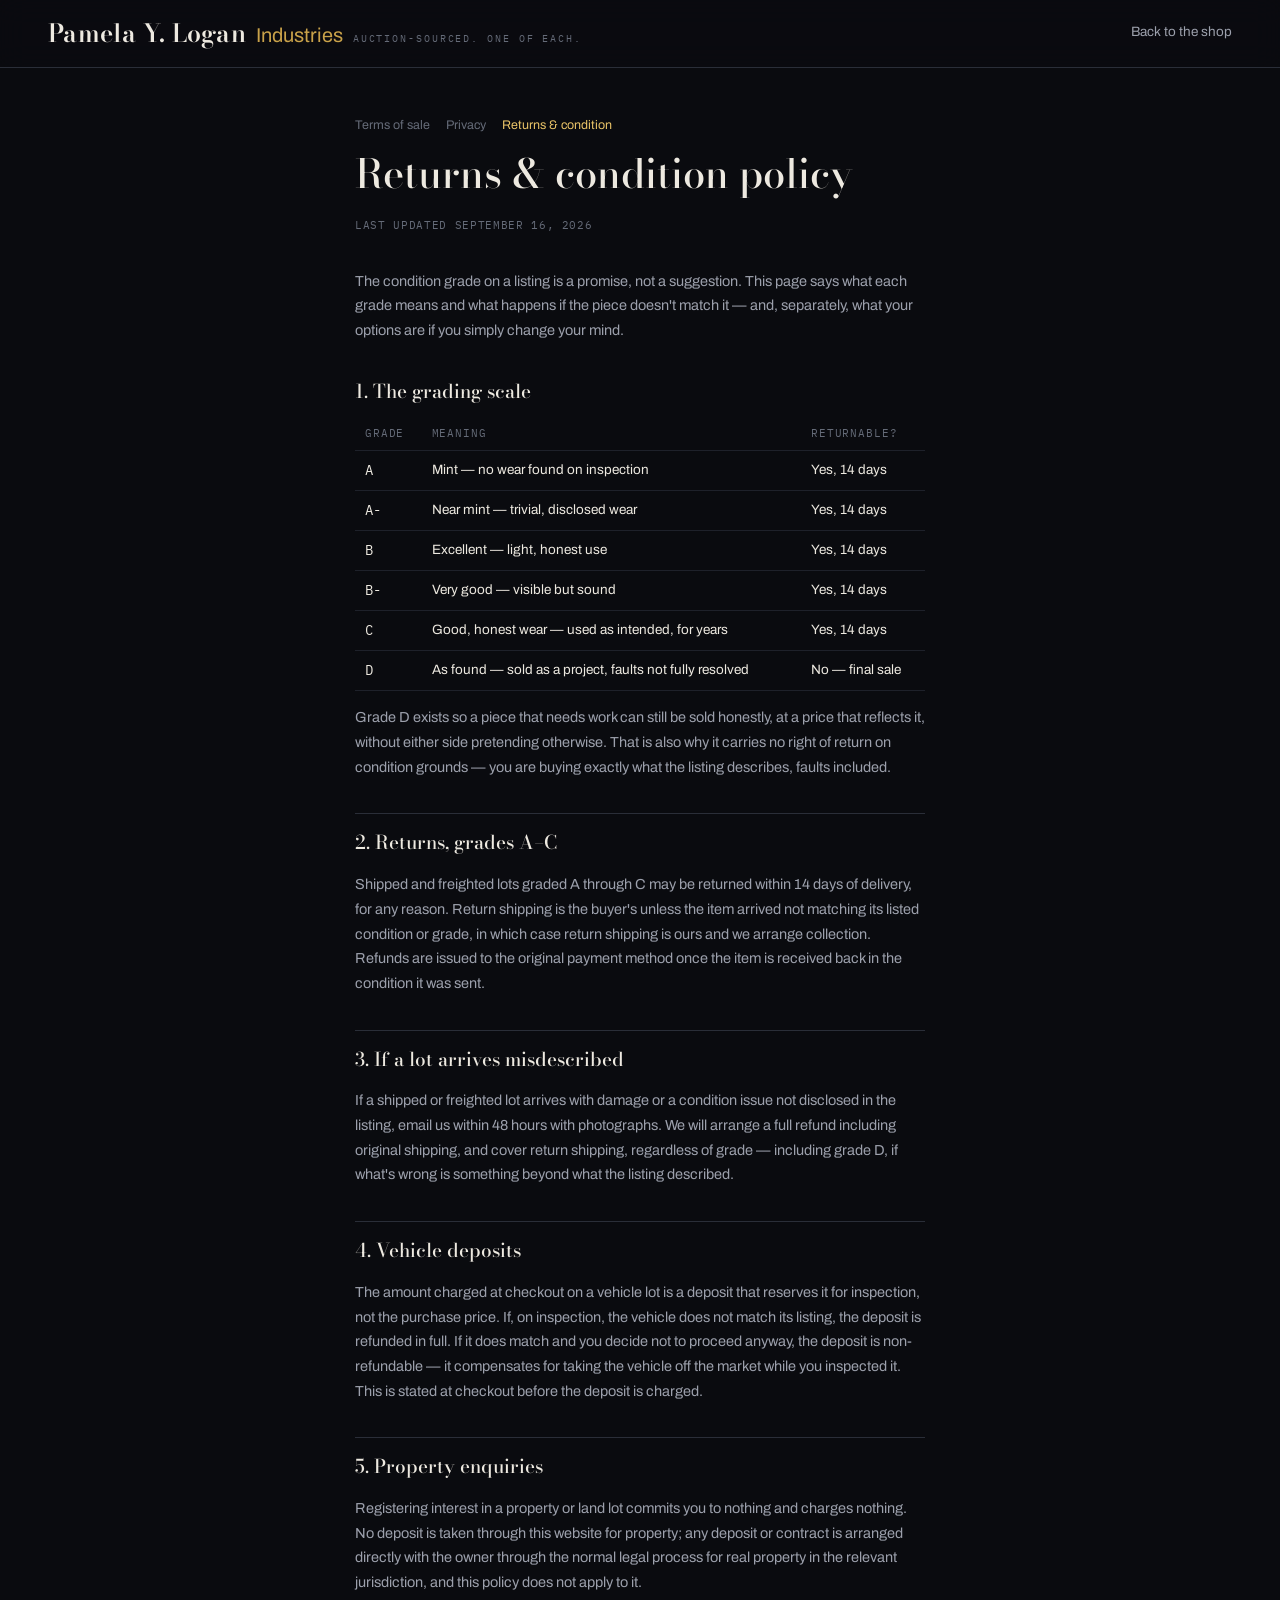
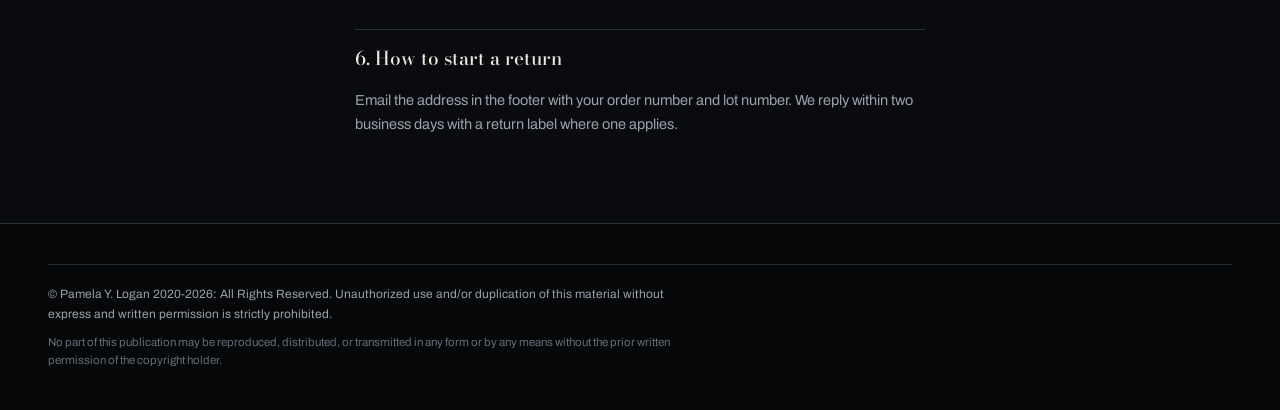
<file: auction_storefront/web/returns.html>
<!doctype html>
<html lang="en" dir="ltr" data-theme="dark">
<head>
<meta charset="utf-8">
<meta name="viewport" content="width=device-width, initial-scale=1, viewport-fit=cover">
<title>Returns &amp; Condition Policy — Pamela Y. Logan Industries</title>
<meta name="description" content="How condition grading works, what can be returned, and what happens with a deposit if you don't proceed.">
<link rel="preconnect" href="https://fonts.googleapis.com">
<link rel="preconnect" href="https://fonts.gstatic.com" crossorigin>
<link rel="stylesheet" href="https://fonts.googleapis.com/css2?family=Archivo:wght@400;500;600&family=Bodoni+Moda:ital,wght@0,400;0,500;0,600;1,400&family=IBM+Plex+Mono:wght@400;500&display=swap">
<link rel="stylesheet" href="assets/css/storefront.css">
<style>
  .doc { max-width: 74ch; margin-inline: auto; padding-inline: var(--gutter); padding-block: 48px 72px; }
  .doc h1 { font-size: clamp(28px, 5vw, 40px); margin-bottom: 6px; }
  .doc .updated { font-family: var(--mono); font-size: 11px; color: var(--text-faint); letter-spacing: .06em; text-transform: uppercase; margin-bottom: 34px; }
  .doc h2 { font-size: 19px; margin-block: 34px 10px; padding-top: 14px; border-top: 1px solid var(--line); }
  .doc h2:first-of-type { border-top: 0; padding-top: 0; }
  .doc p, .doc li { color: var(--text-dim); font-size: 14.5px; line-height: 1.7; }
  .doc ul { padding-inline-start: 20px; display: grid; gap: 8px; }
  .doc strong { color: var(--text); }
  .doc-nav { display: flex; gap: 16px; font-size: 12.5px; margin-bottom: 8px; }
  .doc-nav a { color: var(--text-faint); text-decoration: none; }
  .doc-nav a:hover, .doc-nav a.on { color: var(--gilt-bright); }
  .grade-table { width: 100%; border-collapse: collapse; font-size: 13.5px; margin-block: 10px 4px; }
  .grade-table th, .grade-table td { text-align: start; padding: 9px 10px; border-bottom: 1px solid var(--line-soft); }
  .grade-table th { font-family: var(--mono); font-size: 10.5px; text-transform: uppercase; letter-spacing: .08em; color: var(--text-faint); font-weight: 400; }
  .grade-table td:first-child { font-family: var(--mono); }
</style>
</head>
<body>

<header class="masthead">
  <a class="wordmark" href="index.html">
    <b>Pamela Y. Logan</b><span>Industries</span>
    <i>Auction-sourced. One of each.</i>
  </a>
  <nav class="mast-nav"><a href="index.html">Back to the shop</a></nav>
</header>

<main class="doc">
  <div class="doc-nav">
    <a href="terms.html">Terms of sale</a>
    <a href="privacy.html">Privacy</a>
    <a href="returns.html" class="on">Returns &amp; condition</a>
  </div>
  <h1>Returns &amp; condition policy</h1>
  <p class="updated">Last updated September 16, 2026</p>

  <p>The condition grade on a listing is a promise, not a suggestion. This
    page says what each grade means and what happens if the piece doesn't
    match it — and, separately, what your options are if you simply change
    your mind.</p>

  <h2>1. The grading scale</h2>
  <table class="grade-table">
    <thead><tr><th>Grade</th><th>Meaning</th><th>Returnable?</th></tr></thead>
    <tbody>
      <tr><td>A</td><td>Mint — no wear found on inspection</td><td>Yes, 14 days</td></tr>
      <tr><td>A-</td><td>Near mint — trivial, disclosed wear</td><td>Yes, 14 days</td></tr>
      <tr><td>B</td><td>Excellent — light, honest use</td><td>Yes, 14 days</td></tr>
      <tr><td>B-</td><td>Very good — visible but sound</td><td>Yes, 14 days</td></tr>
      <tr><td>C</td><td>Good, honest wear — used as intended, for years</td><td>Yes, 14 days</td></tr>
      <tr><td>D</td><td>As found — sold as a project, faults not fully resolved</td><td>No — final sale</td></tr>
    </tbody>
  </table>
  <p>Grade D exists so a piece that needs work can still be sold honestly,
    at a price that reflects it, without either side pretending otherwise.
    That is also why it carries no right of return on condition grounds —
    you are buying exactly what the listing describes, faults included.</p>

  <h2>2. Returns, grades A–C</h2>
  <p>Shipped and freighted lots graded A through C may be returned within 14
    days of delivery, for any reason. Return shipping is the buyer's unless
    the item arrived not matching its listed condition or grade, in which
    case return shipping is ours and we arrange collection. Refunds are
    issued to the original payment method once the item is received back in
    the condition it was sent.</p>

  <h2>3. If a lot arrives misdescribed</h2>
  <p>If a shipped or freighted lot arrives with damage or a condition issue
    not disclosed in the listing, email us within 48 hours with photographs.
    We will arrange a full refund including original shipping, and cover
    return shipping, regardless of grade — including grade D, if what's wrong
    is something beyond what the listing described.</p>

  <h2>4. Vehicle deposits</h2>
  <p>The amount charged at checkout on a vehicle lot is a deposit that
    reserves it for inspection, not the purchase price. If, on inspection, the
    vehicle does not match its listing, the deposit is refunded in full. If it
    does match and you decide not to proceed anyway, the deposit is
    non-refundable — it compensates for taking the vehicle off the market
    while you inspected it. This is stated at checkout before the deposit is
    charged.</p>

  <h2>5. Property enquiries</h2>
  <p>Registering interest in a property or land lot commits you to nothing
    and charges nothing. No deposit is taken through this website for
    property; any deposit or contract is arranged directly with the owner
    through the normal legal process for real property in the relevant
    jurisdiction, and this policy does not apply to it.</p>

  <h2>6. How to start a return</h2>
  <p>Email the address in the footer with your order number and lot number.
    We reply within two business days with a return label where one applies.</p>
</main>

<footer class="site-foot">
  <div class="legal">
    <p class="copyright">© Pamela Y. Logan 2020-2026: All Rights Reserved. Unauthorized use and/or duplication of this material without express and written permission is strictly prohibited.</p>
    <p>No part of this publication may be reproduced, distributed, or transmitted in any form or by any means without the prior written permission of the copyright holder.</p>
  </div>
</footer>

<script>
  try {
    document.documentElement.dataset.theme = localStorage.getItem("pyli.theme") || "dark";
  } catch { /* private mode — default theme stands */ }
</script>
</body>
</html>
</file>
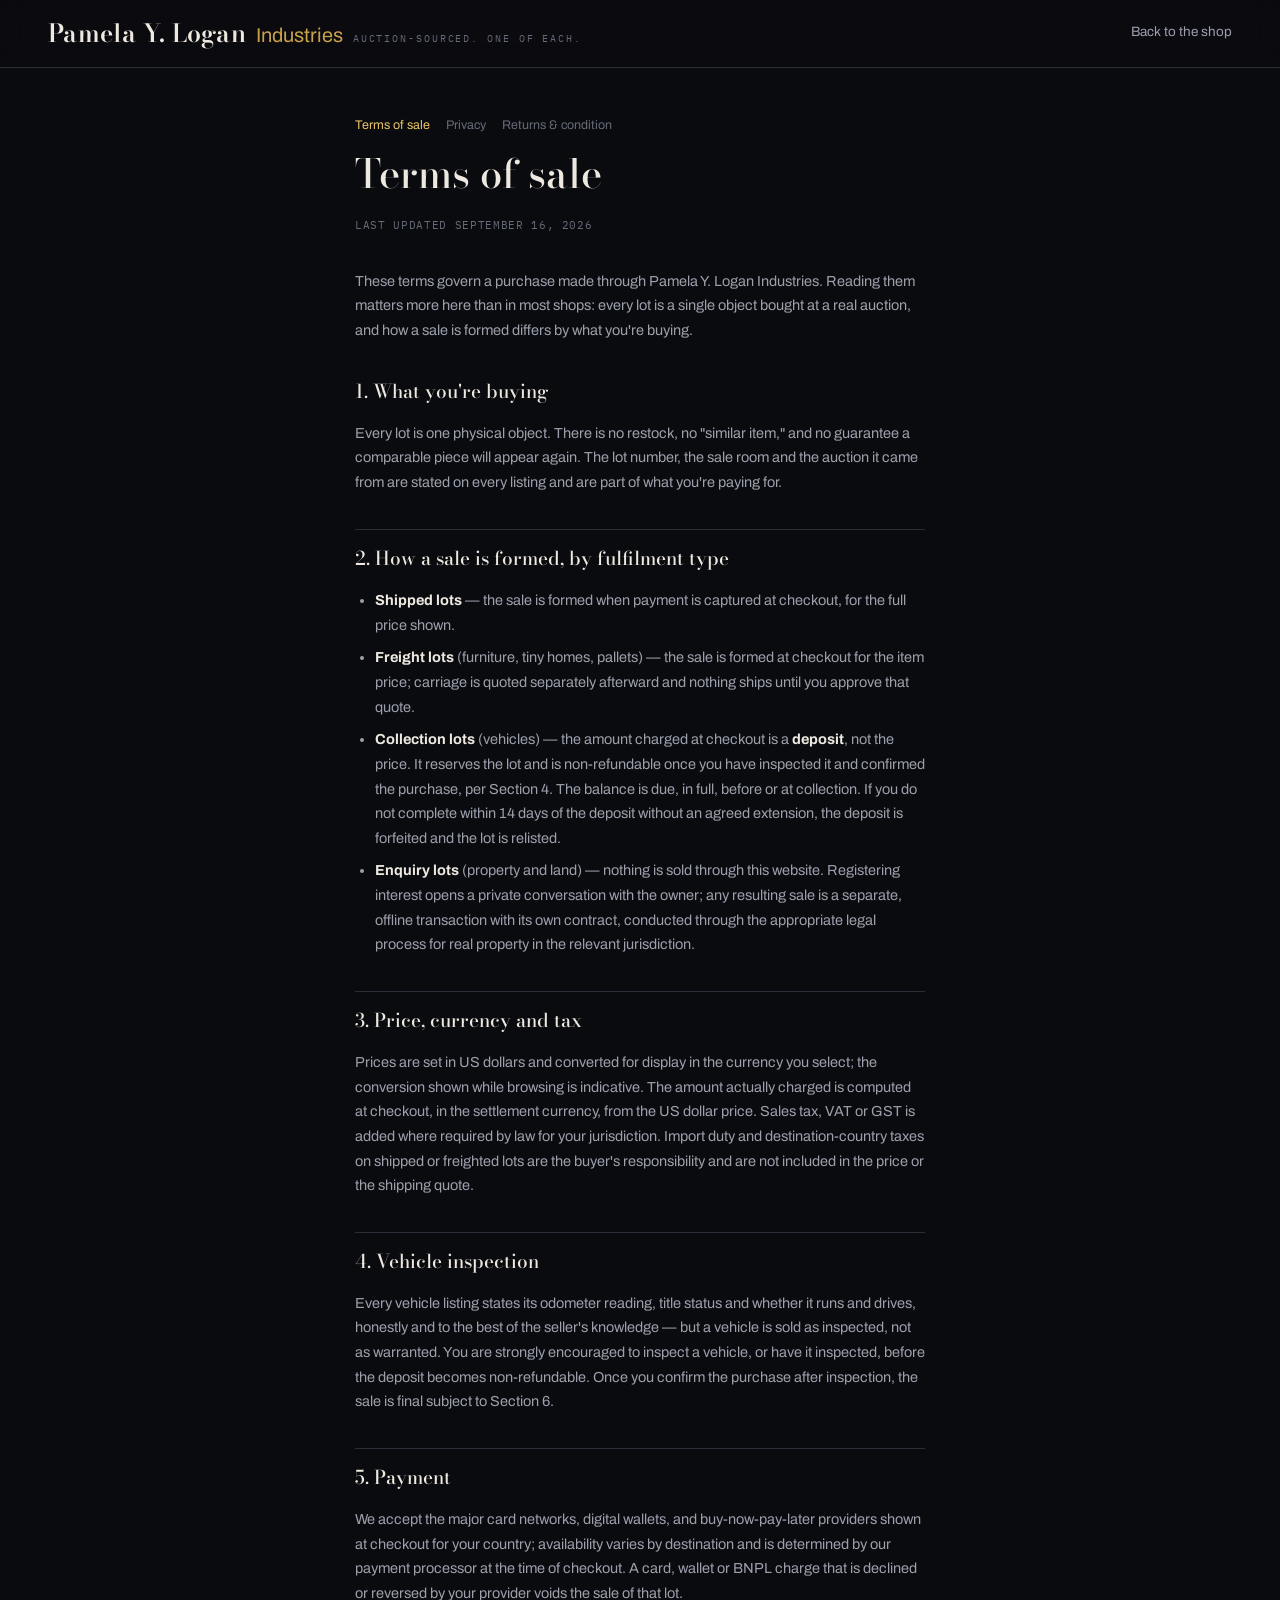
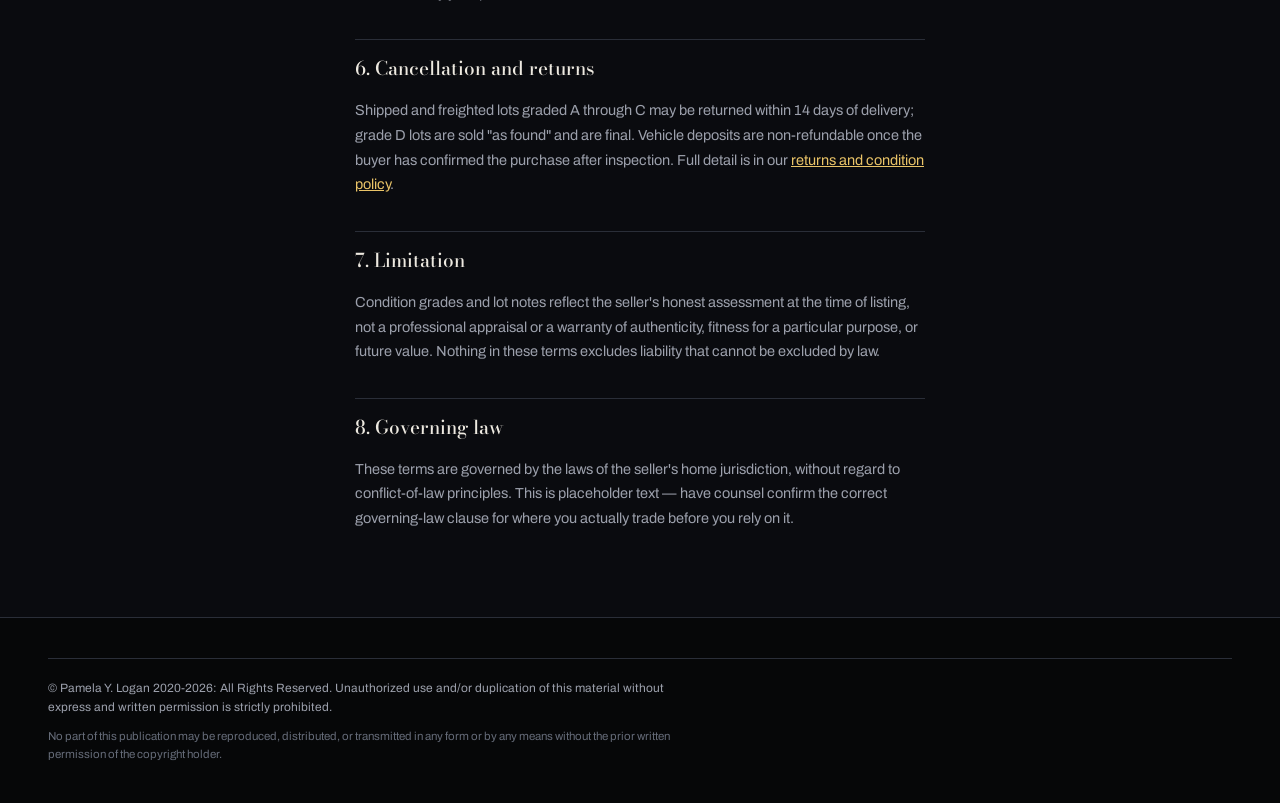
<file: auction_storefront/web/terms.html>
<!doctype html>
<html lang="en" dir="ltr" data-theme="dark">
<head>
<meta charset="utf-8">
<meta name="viewport" content="width=device-width, initial-scale=1, viewport-fit=cover">
<title>Terms of Sale — Pamela Y. Logan Industries</title>
<meta name="description" content="Terms of sale for Pamela Y. Logan Industries: how a purchase is formed, deposits on collection lots, freight, property enquiries, and payment.">
<link rel="preconnect" href="https://fonts.googleapis.com">
<link rel="preconnect" href="https://fonts.gstatic.com" crossorigin>
<link rel="stylesheet" href="https://fonts.googleapis.com/css2?family=Archivo:wght@400;500;600&family=Bodoni+Moda:ital,wght@0,400;0,500;0,600;1,400&family=IBM+Plex+Mono:wght@400;500&display=swap">
<link rel="stylesheet" href="assets/css/storefront.css">
<style>
  .doc { max-width: 74ch; margin-inline: auto; padding-inline: var(--gutter); padding-block: 48px 72px; }
  .doc h1 { font-size: clamp(28px, 5vw, 40px); margin-bottom: 6px; }
  .doc .updated { font-family: var(--mono); font-size: 11px; color: var(--text-faint); letter-spacing: .06em; text-transform: uppercase; margin-bottom: 34px; }
  .doc h2 { font-size: 19px; margin-block: 34px 10px; padding-top: 14px; border-top: 1px solid var(--line); }
  .doc h2:first-of-type { border-top: 0; padding-top: 0; }
  .doc p, .doc li { color: var(--text-dim); font-size: 14.5px; line-height: 1.7; }
  .doc ul { padding-inline-start: 20px; display: grid; gap: 8px; }
  .doc strong { color: var(--text); }
  .doc-nav { display: flex; gap: 16px; font-size: 12.5px; margin-bottom: 8px; }
  .doc-nav a { color: var(--text-faint); text-decoration: none; }
  .doc-nav a:hover, .doc-nav a.on { color: var(--gilt-bright); }
</style>
</head>
<body>

<header class="masthead">
  <a class="wordmark" href="index.html">
    <b>Pamela Y. Logan</b><span>Industries</span>
    <i>Auction-sourced. One of each.</i>
  </a>
  <nav class="mast-nav"><a href="index.html">Back to the shop</a></nav>
</header>

<main class="doc">
  <div class="doc-nav">
    <a href="terms.html" class="on">Terms of sale</a>
    <a href="privacy.html">Privacy</a>
    <a href="returns.html">Returns &amp; condition</a>
  </div>
  <h1>Terms of sale</h1>
  <p class="updated">Last updated September 16, 2026</p>

  <p>These terms govern a purchase made through Pamela Y. Logan Industries. Reading
    them matters more here than in most shops: every lot is a single object
    bought at a real auction, and how a sale is formed differs by what you're
    buying.</p>

  <h2>1. What you're buying</h2>
  <p>Every lot is one physical object. There is no restock, no "similar item,"
    and no guarantee a comparable piece will appear again. The lot number, the
    sale room and the auction it came from are stated on every listing and are
    part of what you're paying for.</p>

  <h2>2. How a sale is formed, by fulfilment type</h2>
  <ul>
    <li><strong>Shipped lots</strong> — the sale is formed when payment is
      captured at checkout, for the full price shown.</li>
    <li><strong>Freight lots</strong> (furniture, tiny homes, pallets) — the
      sale is formed at checkout for the item price; carriage is quoted
      separately afterward and nothing ships until you approve that quote.</li>
    <li><strong>Collection lots</strong> (vehicles) — the amount charged at
      checkout is a <strong>deposit</strong>, not the price. It reserves the
      lot and is non-refundable once you have inspected it and confirmed the
      purchase, per Section 4. The balance is due, in full, before or at
      collection. If you do not complete within 14 days of the deposit without
      an agreed extension, the deposit is forfeited and the lot is relisted.</li>
    <li><strong>Enquiry lots</strong> (property and land) — nothing is sold
      through this website. Registering interest opens a private conversation
      with the owner; any resulting sale is a separate, offline transaction
      with its own contract, conducted through the appropriate legal process
      for real property in the relevant jurisdiction.</li>
  </ul>

  <h2>3. Price, currency and tax</h2>
  <p>Prices are set in US dollars and converted for display in the currency
    you select; the conversion shown while browsing is indicative. The amount
    actually charged is computed at checkout, in the settlement currency, from
    the US dollar price. Sales tax, VAT or GST is added where required by law
    for your jurisdiction. Import duty and destination-country taxes on
    shipped or freighted lots are the buyer's responsibility and are not
    included in the price or the shipping quote.</p>

  <h2>4. Vehicle inspection</h2>
  <p>Every vehicle listing states its odometer reading, title status and
    whether it runs and drives, honestly and to the best of the seller's
    knowledge — but a vehicle is sold as inspected, not as warranted. You are
    strongly encouraged to inspect a vehicle, or have it inspected, before the
    deposit becomes non-refundable. Once you confirm the purchase after
    inspection, the sale is final subject to Section 6.</p>

  <h2>5. Payment</h2>
  <p>We accept the major card networks, digital wallets, and buy-now-pay-later
    providers shown at checkout for your country; availability varies by
    destination and is determined by our payment processor at the time of
    checkout. A card, wallet or BNPL charge that is declined or reversed by
    your provider voids the sale of that lot.</p>

  <h2>6. Cancellation and returns</h2>
  <p>Shipped and freighted lots graded A through C may be returned within 14
    days of delivery; grade D lots are sold "as found" and are final. Vehicle
    deposits are non-refundable once the buyer has confirmed the purchase
    after inspection. Full detail is in our
    <a href="returns.html" style="color:var(--gilt-bright)">returns and condition policy</a>.</p>

  <h2>7. Limitation</h2>
  <p>Condition grades and lot notes reflect the seller's honest assessment at
    the time of listing, not a professional appraisal or a warranty of
    authenticity, fitness for a particular purpose, or future value. Nothing
    in these terms excludes liability that cannot be excluded by law.</p>

  <h2>8. Governing law</h2>
  <p>These terms are governed by the laws of the seller's home jurisdiction,
    without regard to conflict-of-law principles. This is placeholder text —
    have counsel confirm the correct governing-law clause for where you
    actually trade before you rely on it.</p>
</main>

<footer class="site-foot">
  <div class="legal">
    <p class="copyright">© Pamela Y. Logan 2020-2026: All Rights Reserved. Unauthorized use and/or duplication of this material without express and written permission is strictly prohibited.</p>
    <p>No part of this publication may be reproduced, distributed, or transmitted in any form or by any means without the prior written permission of the copyright holder.</p>
  </div>
</footer>

<script>
  try {
    document.documentElement.dataset.theme = localStorage.getItem("pyli.theme") || "dark";
  } catch { /* private mode — default theme stands */ }
</script>
</body>
</html>
</file>
<file: auction_storefront/web/assets/css/storefront.css>
/* Pamela Y. Logan Industries — storefront styles.
 * Dark-first: the bare :root block carries the complete dark palette (the house
 * look — a gallery at night, not a tech dashboard). An explicit light choice
 * (data-theme="light") swaps the same token set for a gallery by day.
 *
 * Departments each carry a tint (--dept-*) used only on plates, badges and
 * glow accents — never as a second global accent — so "Vehicles" reads
 * differently from "Interiors" at a glance without the site losing one voice.
 */

:root {
  --ground:      #0A0B0F;
  --ground-2:    #0D0F15;
  --surface:     #14161D;
  --surface-2:   #1C1F28;
  --glass:       rgba(24, 27, 35, 0.62);
  --glass-line:  rgba(201, 162, 74, 0.16);
  --line:        #2A2E38;
  --line-soft:   #1E212A;
  --text:        #EDE9E0;
  --text-dim:    #9CA0AC;
  --text-faint:  #656B78;
  --gilt:        #C9A24A;
  --gilt-bright: #EAC468;
  --gilt-dim:    rgba(201, 162, 74, 0.5);
  --oxblood:     #8A2A3C;
  --ok:          #5AA579;
  --warn:        #C8892F;
  --crit:        #C4584F;
  --plate-a:     #1A1D25;
  --plate-b:     #0F1116;
  --shadow:      0 24px 60px -24px rgba(0, 0, 0, 0.9);
  --glow-shadow: 0 0 0 1px var(--glass-line), 0 20px 60px -20px rgba(201, 162, 74, 0.35);

  /* department tints */
  --dept-interiors:  #C9A24A;
  --dept-adornment:  #C97A6B;
  --dept-culture:    #9A9257;
  --dept-tech:       #6C90A6;
  --dept-vehicles:   #8B8F99;
  --dept-property:   #5E9270;
  --dept-tinyhomes:  #B07C4C;
  --dept-parts:      #4A9E93;

  --display: "Bodoni Moda", "Didot", "Times New Roman", serif;
  --body: "Archivo", system-ui, -apple-system, "Segoe UI", sans-serif;
  --mono: "IBM Plex Mono", ui-monospace, "SF Mono", Menlo, monospace;

  --gutter: clamp(16px, 4vw, 48px);
  --rail: 236px;
}

:root[data-theme="light"] {
  --ground:      #F6F3ED;
  --ground-2:    #EFEBE2;
  --surface:     #FFFFFF;
  --surface-2:   #EDE9E1;
  --glass:       rgba(255, 255, 255, 0.66);
  --glass-line:  rgba(143, 106, 23, 0.18);
  --line:        #D8D2C5;
  --line-soft:   #E4DFD4;
  --text:        #1A1A1D;
  --text-dim:    #56585E;
  --text-faint:  #8A8D95;
  --gilt:        #8F6A17;
  --gilt-bright: #6E5110;
  --gilt-dim:    rgba(143, 106, 23, 0.35);
  --oxblood:     #7A2233;
  --ok:          #2F6B47;
  --warn:        #8A5C12;
  --crit:        #9C3A32;
  --plate-a:     #EDE9E1;
  --plate-b:     #E1DACB;
  --shadow:      0 16px 38px -22px rgba(30, 24, 12, 0.4);
  --glow-shadow: 0 0 0 1px var(--glass-line), 0 16px 40px -20px rgba(143, 106, 23, 0.25);

  --dept-interiors:  #8F6A17;
  --dept-adornment:  #A5543F;
  --dept-culture:    #6E6A2D;
  --dept-tech:       #3E6A80;
  --dept-vehicles:   #5C616B;
  --dept-property:   #2E6E45;
  --dept-tinyhomes:  #8A5A2C;
  --dept-parts:      #2C7A70;
}

* { box-sizing: border-box; }

/* .panel and .scrim set their own display, which outranks the user agent's
   rule for [hidden]. Without this they stay in the layout and swallow clicks. */
[hidden] { display: none !important; }

body {
  margin: 0;
  background: var(--ground);
  color: var(--text);
  font-family: var(--body);
  font-size: 15px;
  line-height: 1.55;
  -webkit-font-smoothing: antialiased;
}

[dir="rtl"] { direction: rtl; }

h1, h2, h3 { font-family: var(--display); font-weight: 500; text-wrap: balance; margin: 0; }

a { color: inherit; }

button, input, select, textarea { font: inherit; color: inherit; }

:focus-visible { outline: 2px solid var(--gilt-bright); outline-offset: 2px; border-radius: 2px; }

.mono { font-family: var(--mono); font-variant-numeric: tabular-nums; }

.eyebrow {
  font-family: var(--mono);
  font-size: 10px;
  letter-spacing: .16em;
  text-transform: uppercase;
  color: var(--text-faint);
}

.visually-hidden {
  position: absolute; width: 1px; height: 1px;
  overflow: hidden; clip: rect(0 0 0 0); white-space: nowrap;
}

/* Fine film grain, drawn once as an SVG noise tile and reused at low opacity
   wherever a surface needs texture instead of flatness. */
.grain {
  position: absolute; inset: 0; pointer-events: none;
  opacity: .05; mix-blend-mode: overlay;
  background-image: url("data:image/svg+xml,%3Csvg xmlns='http://www.w3.org/2000/svg' width='120' height='120'%3E%3Cfilter id='n'%3E%3CfeTurbulence type='fractalNoise' baseFrequency='0.9' numOctaves='2' stitchTiles='stitch'/%3E%3C/filter%3E%3Crect width='100%25' height='100%25' filter='url(%23n)'/%3E%3C/svg%3E");
}

/* Reveal-on-scroll. store.js adds .is-visible via IntersectionObserver, or
   immediately when the viewer prefers reduced motion. */
[data-reveal] { opacity: 0; transform: translateY(18px); transition: opacity .6s ease, transform .6s ease; }
[data-reveal].is-visible { opacity: 1; transform: none; }
[data-reveal="stagger"] > * {
  opacity: 0; transform: translateY(14px);
  transition: opacity .5s ease, transform .5s ease;
  transition-delay: calc(var(--stagger, 0) * 45ms);
}
[data-reveal="stagger"].is-visible > * { opacity: 1; transform: none; }

@media (prefers-reduced-motion: reduce) {
  [data-reveal], [data-reveal] > * { opacity: 1 !important; transform: none !important; transition: none !important; }
}

/* ---------- Top bar: language + currency ---------- */

.topbar {
  display: flex; flex-wrap: wrap; gap: 12px;
  align-items: center; justify-content: space-between;
  padding-block: 7px;
  padding-inline: var(--gutter);
  background: #060708;
  border-bottom: 1px solid var(--line-soft);
  font-size: 12px;
  color: var(--text-dim);
}

:root[data-theme="light"] .topbar { background: var(--surface-2); }

.topbar-note { font-family: var(--mono); font-size: 10.5px; letter-spacing: .08em; text-transform: uppercase; }

.locale-picks { display: flex; gap: 8px; align-items: center; }

.locale-picks select {
  background: transparent;
  border: 1px solid var(--line);
  border-radius: 2px;
  padding: 4px 8px;
  font-size: 12px;
  max-width: 190px;
}

.locale-picks select option { background: var(--surface); color: var(--text); }

.theme-toggle {
  background: transparent; border: 1px solid var(--line);
  border-radius: 2px; padding: 4px 9px; cursor: pointer;
  font-size: 12px;
}

.theme-toggle:hover { border-color: var(--gilt); color: var(--gilt-bright); }

/* ---------- Masthead ---------- */

.masthead {
  position: sticky;
  top: env(safe-area-inset-top, 0px);
  z-index: 40;
  display: flex; align-items: center; gap: 20px; flex-wrap: wrap;
  padding-block: 14px;
  padding-inline: var(--gutter);
  background: color-mix(in srgb, var(--ground) 80%, transparent);
  backdrop-filter: blur(14px) saturate(140%);
  border-bottom: 1px solid var(--line);
}

.wordmark { display: flex; align-items: baseline; gap: 10px; text-decoration: none; }
.wordmark b {
  font-family: var(--display);
  font-size: 25px; font-weight: 600; letter-spacing: .01em;
  white-space: nowrap;
}
.wordmark span { color: var(--gilt); font-size: 20px; }
.wordmark i {
  font-style: normal;
  font-family: var(--mono); font-size: 9.5px;
  letter-spacing: .2em; text-transform: uppercase; color: var(--text-faint);
}

.mast-nav { display: flex; gap: 20px; margin-inline-start: auto; font-size: 13.5px; }
.mast-nav a { text-decoration: none; color: var(--text-dim); padding-block: 4px; border-bottom: 1px solid transparent; transition: color .18s ease, border-color .18s ease; }
.mast-nav a:hover { color: var(--text); border-bottom-color: var(--gilt); }

.mast-actions { display: flex; gap: 10px; align-items: center; }

.search-field {
  display: flex; align-items: center; gap: 7px;
  background: var(--surface); border: 1px solid var(--line);
  border-radius: 2px; padding: 6px 10px; min-width: 180px;
  transition: border-color .18s ease, box-shadow .18s ease;
}
.search-field:focus-within { border-color: var(--gilt); box-shadow: 0 0 0 3px var(--gilt-dim); }
.search-field input { background: none; border: 0; outline: none; width: 100%; font-size: 13.5px; }
.search-field svg { flex: none; color: var(--text-faint); }

.paddle-btn {
  position: relative;
  display: inline-flex; align-items: center; gap: 8px;
  background: var(--gilt); color: #17130A;
  border: 0; border-radius: 3px; padding: 8px 14px;
  font-weight: 600; font-size: 13px; cursor: pointer;
  letter-spacing: .02em;
  box-shadow: 0 4px 16px -8px var(--gilt-dim);
  transition: background .18s ease, box-shadow .18s ease, transform .18s ease;
}
.paddle-btn:hover { background: var(--gilt-bright); box-shadow: 0 8px 24px -10px var(--gilt-dim); transform: translateY(-1px); }
.paddle-count {
  font-family: var(--mono); font-size: 11px;
  background: #17130A; color: var(--gilt-bright);
  border-radius: 999px; padding: 1px 7px;
}

/* ---------- Hero: aurora mesh, tracked by the pointer via --mx/--my ---------- */

/* A fine technical grid behind the whole page — the texture that reads as
   "instrument panel" rather than "printed page." Fixed so it doesn't scroll
   with content, kept faint enough to never compete with anything on top. */
.grid-texture {
  position: fixed; inset: 0; z-index: 0; pointer-events: none;
  background-image:
    linear-gradient(color-mix(in srgb, var(--gilt) 14%, transparent) 1px, transparent 1px),
    linear-gradient(90deg, color-mix(in srgb, var(--gilt) 14%, transparent) 1px, transparent 1px);
  background-size: 44px 44px;
  opacity: .12;
  mask-image: radial-gradient(120% 90% at 50% 0%, black, transparent 75%);
}
:root[data-theme="light"] .grid-texture { opacity: .18; }

.hero {
  --mx: 30%; --my: 20%;
  position: relative;
  overflow: hidden;
  padding-inline: var(--gutter);
  padding-block: clamp(64px, 11vw, 124px) clamp(40px, 6vw, 72px);
  border-bottom: 1px solid var(--line);
  display: grid; gap: 34px;
  grid-template-columns: minmax(0, 1.15fr) minmax(0, .85fr);
  align-items: end;
  background: var(--ground);
  isolation: isolate;
}

/* Three soft, glowing blobs standing in for a mesh gradient — heavily
   blurred so they read as light, not as shapes, and layered with
   mix-blend-mode so overlaps brighten instead of just averaging. */
.orb {
  position: absolute; z-index: 0; border-radius: 50%;
  filter: blur(60px); pointer-events: none; mix-blend-mode: screen;
}
:root[data-theme="light"] .orb { mix-blend-mode: multiply; filter: blur(70px); opacity: .8; }

.orb-a {
  width: 46vw; height: 46vw; max-width: 640px; max-height: 640px;
  left: var(--mx); top: var(--my); transform: translate(-50%, -50%);
  background: radial-gradient(circle, color-mix(in srgb, var(--gilt-bright) 85%, transparent), transparent 72%);
  opacity: .55;
  transition: left .5s ease, top .5s ease;
  animation: orb-pulse 7s ease-in-out infinite;
}
.orb-b {
  width: 34vw; height: 34vw; max-width: 480px; max-height: 480px;
  right: -6%; bottom: -14%;
  background: radial-gradient(circle, color-mix(in srgb, var(--oxblood) 90%, transparent), transparent 72%);
  opacity: .5;
  animation: orb-drift 24s ease-in-out infinite alternate;
}
.orb-c {
  width: 26vw; height: 26vw; max-width: 380px; max-height: 380px;
  left: 4%; bottom: -10%;
  background: radial-gradient(circle, color-mix(in srgb, var(--dept-property) 80%, transparent), transparent 72%);
  opacity: .38;
  animation: orb-drift 19s ease-in-out infinite alternate-reverse;
}

@keyframes orb-pulse {
  0%, 100% { opacity: .48; }
  50% { opacity: .68; }
}
@keyframes orb-drift {
  0%   { transform: translate3d(0, 0, 0) scale(1); }
  50%  { transform: translate3d(3%, -4%, 0) scale(1.08); }
  100% { transform: translate3d(-3%, 3%, 0) scale(1); }
}
@media (prefers-reduced-motion: reduce) {
  .orb-a, .orb-b, .orb-c { animation: none; }
}

.hero > *:not(.orb) { position: relative; z-index: 1; }

.hero h1 {
  font-size: clamp(42px, 7vw, 80px);
  line-height: 1.01;
  letter-spacing: -.015em;
  margin-block: 14px 16px;
}
.hero h1 em {
  font-style: italic;
  background: linear-gradient(100deg, var(--gilt) 0%, var(--gilt-bright) 45%, var(--gilt) 100%);
  background-size: 200% auto;
  -webkit-background-clip: text; background-clip: text; color: transparent;
  text-shadow: 0 0 46px color-mix(in srgb, var(--gilt) 55%, transparent);
  animation: sheen-drift 6s linear infinite;
}
@keyframes sheen-drift { to { background-position: 200% center; } }
@media (prefers-reduced-motion: reduce) { .hero h1 em { animation: none; } }

.hero p.lede { color: var(--text-dim); max-width: 58ch; font-size: 16.5px; margin: 0; }

.hero-stats {
  display: grid; grid-template-columns: repeat(3, 1fr); gap: 1px;
  background: var(--line); border: 1px solid var(--glass-line);
  border-radius: 8px; overflow: hidden;
  backdrop-filter: blur(16px) saturate(160%);
  box-shadow: var(--glow-shadow);
}
.hero-stat { background: var(--glass); padding: 17px 18px; position: relative; }
.hero-stat::before {
  content: ""; position: absolute; inset-inline: 0; top: 0; height: 2px;
  background: linear-gradient(90deg, transparent, var(--gilt), transparent);
  opacity: .7;
}
.hero-stat b {
  display: block; font-family: var(--mono); font-size: 24px; color: var(--gilt-bright);
  font-variant-numeric: tabular-nums;
  text-shadow: 0 0 18px var(--gilt-dim);
}
.hero-stat span { font-size: 11.5px; color: var(--text-faint); }

/* ---------- Department strip ---------- */

.dept-strip {
  position: relative;
  padding-inline: var(--gutter);
  padding-block: 30px;
  border-bottom: 1px solid var(--line);
  background: var(--ground-2);
  overflow: hidden;
}

.dept-grid {
  display: grid;
  grid-template-columns: repeat(auto-fit, minmax(150px, 1fr));
  gap: 14px;
  position: relative;
}

.dept-tile {
  --dc: var(--gilt);
  position: relative;
  display: grid; gap: 8px; align-content: start;
  background: var(--glass);
  backdrop-filter: blur(14px) saturate(160%);
  border: 1px solid var(--line-soft);
  border-radius: 10px;
  padding: 18px 18px 16px;
  cursor: pointer;
  text-align: start;
  text-decoration: none;
  overflow: hidden;
  transition: border-color .25s ease, transform .25s ease, box-shadow .25s ease;
}
/* A soft glow sitting behind the icon, permanently on but faint — this is
   what separates "card with an icon" from "card that looks powered on." */
.dept-tile::before {
  content: "";
  position: absolute; top: -30%; left: -20%; width: 70%; height: 70%;
  background: radial-gradient(circle, color-mix(in srgb, var(--dc) 55%, transparent), transparent 70%);
  filter: blur(20px);
  opacity: .5;
  transition: opacity .25s ease, transform .25s ease;
  pointer-events: none;
}
.dept-tile:hover, .dept-tile:focus-visible {
  border-color: color-mix(in srgb, var(--dc) 65%, var(--line));
  transform: translateY(-4px);
  box-shadow: 0 20px 44px -18px color-mix(in srgb, var(--dc) 60%, transparent), var(--glow-shadow);
}
.dept-tile:hover::before { opacity: .85; transform: scale(1.25); }
.dept-tile svg {
  position: relative; width: 23px; height: 23px; color: var(--dc);
  filter: drop-shadow(0 0 10px color-mix(in srgb, var(--dc) 60%, transparent));
}
.dept-tile b { position: relative; font-family: var(--display); font-size: 15.5px; font-weight: 500; }
.dept-tile span { position: relative; font-size: 11.5px; color: var(--text-faint); }
.dept-tile em {
  position: absolute; top: 14px; right: 14px; font-style: normal;
  font-family: var(--mono); font-size: 10.5px; color: var(--dc);
  text-shadow: 0 0 12px color-mix(in srgb, var(--dc) 50%, transparent);
}
[dir="rtl"] .dept-tile em { right: auto; left: 14px; }

@media (prefers-reduced-motion: reduce) { .dept-tile::before { transition: none; } }

/* ---------- Catalogue shell ---------- */

.catalogue {
  display: grid;
  grid-template-columns: var(--rail) minmax(0, 1fr);
  gap: 34px;
  padding-inline: var(--gutter);
  padding-block: 36px 60px;
  align-items: start;
}

.rail { position: sticky; top: calc(84px + env(safe-area-inset-top, 0px)); display: grid; gap: 22px; }

.rail-group { display: grid; gap: 9px; }
.rail-group h3 { font-size: 12px; font-family: var(--mono); letter-spacing: .14em; text-transform: uppercase; color: var(--text-faint); font-weight: 400; }

.rail-opt {
  display: flex; align-items: center; justify-content: space-between; gap: 8px;
  background: none; border: 0; padding: 5px 0; cursor: pointer;
  text-align: start; font-size: 13.5px; color: var(--text-dim);
  border-bottom: 1px solid transparent;
  transition: color .15s ease, border-color .15s ease;
}
.rail-opt:hover { color: var(--text); }
.rail-opt[aria-pressed="true"] { color: var(--gilt-bright); border-bottom-color: var(--gilt); }
.rail-opt em { font-style: normal; font-family: var(--mono); font-size: 11px; color: var(--text-faint); }

.rail select, .sortbar select {
  width: 100%; background: var(--surface); border: 1px solid var(--line);
  border-radius: 2px; padding: 7px 9px; font-size: 13px;
}

.results-head { display: flex; flex-wrap: wrap; gap: 12px; align-items: baseline; justify-content: space-between; margin-bottom: 18px; }
.results-head h2 { font-size: 24px; }
.results-count { font-family: var(--mono); font-size: 12px; color: var(--text-faint); }

/* ---------- Lot grid ---------- */

.lot-grid {
  display: grid;
  grid-template-columns: repeat(auto-fill, minmax(240px, 1fr));
  gap: 14px;
}

.lot {
  display: flex; flex-direction: column;
  background: var(--glass);
  backdrop-filter: blur(12px) saturate(150%);
  border: 1px solid var(--line-soft);
  border-radius: 10px;
  padding: 0; margin: 0; overflow: hidden;
  text-align: start; cursor: pointer;
  box-shadow: 0 1px 0 0 color-mix(in srgb, var(--pc, var(--gilt)) 12%, transparent) inset;
  transition: border-color .22s ease, transform .22s ease, box-shadow .22s ease;
  opacity: 0; transform: translateY(16px);
  animation: lot-in .5s ease forwards;
  animation-delay: calc(var(--stagger, 0) * 55ms);
}
@keyframes lot-in { to { opacity: 1; transform: none; } }
@media (prefers-reduced-motion: reduce) { .lot { animation: none; opacity: 1; transform: none; } }

.lot:hover, .lot:focus-visible {
  border-color: color-mix(in srgb, var(--pc, var(--glass-line)) 50%, var(--glass-line));
  transform: translateY(-5px) scale(1.012);
  box-shadow: 0 22px 48px -18px color-mix(in srgb, var(--pc, var(--gilt)) 45%, transparent), var(--glow-shadow);
}
.lot:hover .lot-title { color: var(--gilt-bright); }

.plate {
  position: relative;
  aspect-ratio: 4 / 3; max-width: 100%;
  background:
    radial-gradient(120% 90% at 15% -10%, color-mix(in srgb, var(--pc, var(--gilt)) 22%, transparent), transparent 55%),
    linear-gradient(155deg, var(--plate-a), var(--plate-b));
  display: grid; place-items: center;
  border-bottom: 1px solid var(--line-soft);
  overflow: hidden;
}
.plate svg { width: 44%; height: 44%; color: var(--pc, var(--gilt)); opacity: .85; filter: drop-shadow(0 6px 18px color-mix(in srgb, var(--pc, var(--gilt)) 35%, transparent)); }
.lot:hover .plate svg { opacity: 1; }

.plate-sheen {
  position: absolute; inset: 0;
  background: linear-gradient(115deg, transparent 40%, color-mix(in srgb, var(--pc, var(--gilt)) 16%, transparent) 50%, transparent 62%);
  background-size: 220% 220%; background-position: 0% 0%;
  transition: background-position .8s ease;
  pointer-events: none;
}
.lot:hover .plate-sheen { background-position: 100% 100%; }

.plate-furniture, .plate-ceramics, .plate-glass, .plate-lighting, .plate-textiles, .plate-silver { --pc: var(--dept-interiors); }
.plate-jewellery, .plate-timepieces { --pc: var(--dept-adornment); }
.plate-art, .plate-books, .plate-coins, .plate-instruments { --pc: var(--dept-culture); }
.plate-audio, .plate-cameras, .plate-computing, .plate-mobile { --pc: var(--dept-tech); }
.plate-cars, .plate-motorcycles, .plate-commercial { --pc: var(--dept-vehicles); }
.plate-residential, .plate-land { --pc: var(--dept-property); }
.plate-tinyhome { --pc: var(--dept-tinyhomes); }
.plate-marine-engines, .plate-marine-electronics, .plate-drivetrain, .plate-hull-hardware { --pc: var(--dept-parts); }

.plate-tag {
  position: absolute; inset-block-start: 9px; inset-inline-start: 9px;
  font-family: var(--mono); font-size: 10px; letter-spacing: .1em;
  background: color-mix(in srgb, var(--ground) 78%, transparent);
  border: 1px solid var(--line); padding: 2px 6px; color: var(--text-dim);
}

.plate-flag {
  position: absolute; inset-block-start: 9px; inset-inline-end: 9px;
  font-family: var(--mono); font-size: 9.5px; letter-spacing: .1em; text-transform: uppercase;
  background: var(--oxblood); color: #FBEFF1; padding: 3px 7px;
}
.plate-flag-verified {
  background: var(--dept-parts); color: #F0FBF9;
  box-shadow: 0 0 16px -2px color-mix(in srgb, var(--dept-parts) 65%, transparent);
}

/* A small trust badge inline with the era/house line — genuine part,
   verified against the manufacturer's own records, not a reproduction. */
.verified-chip {
  display: inline-flex; align-items: center; gap: 3px;
  color: var(--dept-parts); font-weight: 600;
}
.verified-chip svg { flex: none; }

.fulfil-tag {
  position: absolute; inset-block-end: 9px; inset-inline-start: 9px;
  font-family: var(--mono); font-size: 9px; letter-spacing: .08em; text-transform: uppercase;
  padding: 2px 6px; border-radius: 2px;
  background: color-mix(in srgb, var(--ground) 78%, transparent);
  border: 1px solid currentColor;
}
.fulfil-ship { color: var(--dept-interiors); }
.fulfil-freight { color: var(--dept-tech); }
.fulfil-collect { color: var(--dept-vehicles); }
.fulfil-enquiry { color: var(--dept-property); }

.lot-body { padding: 13px 14px 16px; display: grid; gap: 6px; }
.lot-title { font-family: var(--display); font-size: 17px; line-height: 1.22; transition: color .18s ease; }
.lot-meta { font-size: 12px; color: var(--text-faint); }

.lot-foot { display: flex; align-items: baseline; justify-content: space-between; gap: 8px; margin-top: 3px; }
.lot-price { font-family: var(--mono); font-size: 16px; color: var(--text); font-variant-numeric: tabular-nums; }
.lot-price i { font-style: normal; font-size: 10.5px; color: var(--text-faint); margin-inline-start: 4px; }
.lot-price-poa { font-family: var(--body); font-size: 13px; color: var(--dept-property); font-style: italic; }

.grade {
  font-family: var(--mono); font-size: 10px; letter-spacing: .08em;
  padding: 2px 7px; border: 1px solid currentColor; border-radius: 2px;
  white-space: nowrap; flex: none;
}
.grade.g-a { color: var(--ok); }
.grade.g-b { color: var(--gilt); }
.grade.g-c { color: var(--warn); }
.grade.g-d { color: var(--crit); }

.sold-out { opacity: .5; }

/* ---------- Detail panel ---------- */

.scrim {
  position: fixed; inset: 0; z-index: 60;
  background: rgba(3, 4, 5, 0.78);
  backdrop-filter: blur(4px);
}

.panel {
  position: fixed; z-index: 70;
  inset-block: 0; inset-inline-end: 0;
  width: min(640px, 100%);
  background: color-mix(in srgb, var(--ground) 94%, transparent);
  backdrop-filter: blur(18px) saturate(140%);
  border-inline-start: 1px solid var(--glass-line);
  box-shadow: var(--shadow);
  display: flex; flex-direction: column;
  transition: width .25s ease;
}
.panel.panel-wide { width: min(880px, 100%); }

.panel-head {
  display: flex; align-items: center; justify-content: space-between; gap: 12px;
  padding: 14px var(--gutter);
  border-bottom: 1px solid var(--line);
  flex: none;
}
.panel-head h2 { font-size: 19px; }

.icon-btn {
  background: none; border: 1px solid var(--line); border-radius: 2px;
  width: 30px; height: 30px; display: grid; place-items: center; cursor: pointer; color: var(--text-dim);
  transition: color .15s ease, border-color .15s ease;
}
.icon-btn:hover { color: var(--text); border-color: var(--gilt); }

.panel-scroll { overflow-y: auto; padding: 0 var(--gutter) 24px; flex: 1; }
.panel-foot {
  flex: none; padding: 14px var(--gutter);
  padding-bottom: calc(14px + env(safe-area-inset-bottom, 0px));
  border-top: 1px solid var(--line); background: var(--surface);
  display: grid; gap: 10px;
}

.detail-plate { aspect-ratio: 16 / 10; margin-block: 20px 18px; border-radius: 6px; }
.detail-title { font-size: clamp(25px, 4.4vw, 34px); line-height: 1.08; margin-bottom: 8px; }
.detail-lede { color: var(--text-dim); margin-block: 0 20px; max-width: 62ch; }

.spec-table { width: 100%; border-collapse: collapse; font-size: 13.5px; }
.spec-table th, .spec-table td { text-align: start; padding: 9px 0; border-bottom: 1px solid var(--line-soft); vertical-align: top; }
.spec-table th { font-weight: 400; color: var(--text-faint); width: 40%; font-size: 12px; }
.spec-table td { font-family: var(--mono); font-size: 12.5px; }

.panel-wide .panel-scroll {
  display: grid;
  grid-template-columns: 1.05fr 1fr;
  grid-template-areas:
    "media  specs"
    "title  specs"
    "lede   specs"
    "callout specs";
  column-gap: 32px;
  align-content: start;
}
.panel-wide .detail-plate { grid-area: media; }
.panel-wide .detail-title { grid-area: title; }
.panel-wide .detail-lede { grid-area: lede; }
.panel-wide .callout { grid-area: callout; align-self: start; }
.panel-wide .spec-table { grid-area: specs; margin-top: 20px; }

.btn {
  display: inline-flex; align-items: center; justify-content: center; gap: 8px;
  padding: 12px 18px; border-radius: 2px; border: 1px solid var(--line);
  background: var(--surface-2); cursor: pointer; font-weight: 600; font-size: 14px;
  width: 100%;
  transition: border-color .18s ease, box-shadow .18s ease, transform .18s ease, background .18s ease;
}
.btn:hover { border-color: var(--gilt); }
.btn-primary {
  background: var(--gilt); border-color: var(--gilt); color: #17130A;
  box-shadow: 0 6px 20px -10px var(--gilt-dim);
}
.btn-primary:hover { background: var(--gilt-bright); border-color: var(--gilt-bright); box-shadow: 0 12px 32px -12px var(--gilt-dim); transform: translateY(-1px); }
.btn:disabled { opacity: .45; cursor: not-allowed; transform: none; box-shadow: none; }
.btn i { font-style: normal; font-size: 11px; opacity: .75; }

/* ---------- Cart ---------- */

.cart-line { display: grid; grid-template-columns: 62px minmax(0,1fr) auto; gap: 13px; padding-block: 16px; border-bottom: 1px solid var(--line-soft); align-items: start; }
.cart-line .plate { aspect-ratio: 1; border: 1px solid var(--line-soft); border-radius: 6px; }
.cart-line h4 { margin: 0 0 3px; font-family: var(--display); font-size: 15px; font-weight: 500; }
.cart-line .lot-meta { font-size: 11.5px; display: flex; align-items: center; gap: 6px; }
.cart-line-end { display: grid; gap: 6px; justify-items: end; }
.cart-line-end .lot-price i { display: block; text-align: end; }
.link-btn { background: none; border: 0; padding: 0; cursor: pointer; font-size: 11.5px; color: var(--text-faint); text-decoration: underline; }
.link-btn:hover { color: var(--crit); }

.qty { display: inline-flex; border: 1px solid var(--line); border-radius: 2px; }
.qty button { background: none; border: 0; width: 24px; cursor: pointer; color: var(--text-dim); }
.qty button:hover { color: var(--gilt-bright); }
.qty span { font-family: var(--mono); font-size: 12px; min-width: 24px; text-align: center; padding-block: 3px; }

.totals { display: grid; gap: 6px; font-size: 13.5px; }
.totals div { display: flex; justify-content: space-between; gap: 12px; }
.totals .grand { border-top: 1px solid var(--line); margin-top: 6px; padding-top: 9px; font-size: 16px; font-weight: 600; }
.totals b, .totals span:last-child { font-family: var(--mono); font-variant-numeric: tabular-nums; }
.totals .balance-note { color: var(--dept-vehicles); font-size: 12px; border-top: 1px dashed var(--line); margin-top: 6px; padding-top: 8px; }

.empty-state { text-align: center; padding-block: 60px; color: var(--text-faint); }

/* ---------- Checkout ---------- */

.steps { display: flex; gap: 0; border: 1px solid var(--line); margin-block: 20px 22px; border-radius: 4px; overflow: hidden; }
.step {
  flex: 1; padding: 9px 10px; text-align: center;
  font-family: var(--mono); font-size: 10.5px; letter-spacing: .1em; text-transform: uppercase;
  color: var(--text-faint); border-inline-end: 1px solid var(--line); background: none; cursor: pointer;
  transition: background .18s ease, color .18s ease;
}
.step:last-child { border-inline-end: 0; }
.step[aria-current="step"] { background: var(--surface-2); color: var(--gilt-bright); }

.field { display: grid; gap: 5px; margin-bottom: 13px; }
.field label { font-size: 12px; color: var(--text-dim); }
.field input, .field select {
  background: var(--surface); border: 1px solid var(--line); border-radius: 2px;
  padding: 10px 11px; font-size: 14px; width: 100%;
  transition: border-color .18s ease, box-shadow .18s ease;
}
.field input:focus, .field select:focus { border-color: var(--gilt); outline: none; box-shadow: 0 0 0 3px var(--gilt-dim); }
.field-row { display: grid; grid-template-columns: 1fr 1fr; gap: 13px; }
.field-error { color: var(--crit); font-size: 11.5px; }

.pay-group { display: grid; gap: 9px; margin-bottom: 20px; }
.pay-group > h4 { margin: 4px 0 0; font-family: var(--mono); font-size: 10.5px; letter-spacing: .13em; text-transform: uppercase; color: var(--text-faint); font-weight: 400; }

.pay-opt {
  display: grid; grid-template-columns: 18px minmax(0,1fr) auto; gap: 11px; align-items: center;
  border: 1px solid var(--line); border-radius: 4px; padding: 12px 13px; cursor: pointer; background: var(--surface);
  transition: border-color .18s ease, background .18s ease;
}
.pay-opt:hover { border-color: var(--text-faint); }
.pay-opt.on { border-color: var(--gilt); background: var(--surface-2); box-shadow: 0 0 0 1px var(--gilt-dim); }
.pay-opt input { accent-color: var(--gilt); margin: 0; }
.pay-opt b { font-size: 13.5px; font-weight: 600; display: block; }
.pay-opt small { color: var(--text-faint); font-size: 11.5px; display: block; }
.pay-brands { display: flex; gap: 4px; flex-wrap: wrap; justify-content: end; }
.brand-chip {
  font-family: var(--mono); font-size: 9px; letter-spacing: .05em;
  border: 1px solid var(--line); border-radius: 2px; padding: 3px 5px; color: var(--text-dim);
  white-space: nowrap;
}

.callout {
  border-inline-start: 2px solid var(--gilt);
  background: var(--surface); padding: 11px 13px; font-size: 12.5px; color: var(--text-dim);
  margin-bottom: 18px; border-radius: 0 4px 4px 0;
}
.callout b { color: var(--text); }

.secure-note { display: flex; gap: 7px; align-items: center; justify-content: center; font-size: 11.5px; color: var(--text-faint); }

.receipt { text-align: center; padding-block: 44px; display: grid; gap: 12px; justify-items: center; }
.receipt .seal { width: 58px; height: 58px; border-radius: 50%; border: 1px solid var(--gilt); display: grid; place-items: center; color: var(--gilt); box-shadow: 0 0 0 6px var(--gilt-dim); }
.receipt h2 { font-size: 27px; }
.receipt p { color: var(--text-dim); max-width: 44ch; margin: 0; }
.receipt .mono { color: var(--gilt-bright); font-size: 13px; }

/* ---------- Assistant ---------- */

.assistant-open {
  position: fixed; z-index: 50;
  inset-block-end: calc(18px + env(safe-area-inset-bottom, 0px));
  inset-inline-end: 18px;
  display: inline-flex; align-items: center; gap: 9px;
  background: var(--surface-2); color: var(--text);
  border: 1px solid var(--gilt); border-radius: 999px;
  padding: 10px 17px; cursor: pointer; font-size: 13px; font-weight: 600;
  box-shadow: var(--shadow), 0 0 0 3px var(--gilt-dim);
  transition: background .18s ease, color .18s ease, box-shadow .18s ease, transform .18s ease;
  animation: assistant-breathe 4s ease-in-out infinite;
}
.assistant-open:hover {
  background: var(--gilt); color: #17130A;
  box-shadow: var(--shadow), 0 0 0 6px var(--gilt-dim);
  transform: translateY(-2px);
  animation-play-state: paused;
}
@keyframes assistant-breathe {
  0%, 100% { box-shadow: var(--shadow), 0 0 0 3px var(--gilt-dim); }
  50% { box-shadow: var(--shadow), 0 0 0 7px transparent; }
}
@media (prefers-reduced-motion: reduce) { .assistant-open { animation: none; } }

.chat-log { display: grid; gap: 13px; padding-block: 18px; }
.bubble { max-width: 90%; padding: 11px 13px; border-radius: 3px; font-size: 13.5px; line-height: 1.5; }
.bubble.them { background: var(--surface-2); border: 1px solid var(--line); justify-self: start; }
.bubble.me { background: var(--gilt); color: #17130A; justify-self: end; }
.bubble p { margin: 0 0 8px; }
.bubble p:last-child { margin-bottom: 0; }

.chip-row { display: flex; gap: 7px; flex-wrap: wrap; margin-top: 4px; }
.chip {
  background: none; border: 1px solid var(--line); border-radius: 999px;
  padding: 5px 11px; font-size: 12px; cursor: pointer; color: var(--text-dim);
  transition: border-color .15s ease, color .15s ease;
}
.chip:hover { border-color: var(--gilt); color: var(--gilt-bright); }

.composer { display: flex; gap: 8px; }
.composer input { flex: 1; background: var(--surface); border: 1px solid var(--line); border-radius: 2px; padding: 10px 12px; font-size: 13.5px; }
.composer button { flex: none; width: auto; padding-inline: 16px; }

/* ---------- Content sections ---------- */

.band { position: relative; padding-inline: var(--gutter); padding-block: clamp(44px, 6.5vw, 76px); border-top: 1px solid var(--line); overflow: hidden; }
.band-head { max-width: 58ch; margin-bottom: 26px; }
.band-head h2 { font-size: clamp(25px, 3.6vw, 34px); margin-block: 10px 10px; }
.band-head p { color: var(--text-dim); margin: 0; }

.trio { display: grid; grid-template-columns: repeat(auto-fit, minmax(240px, 1fr)); gap: 22px; }
.trio-item { display: grid; gap: 7px; align-content: start; padding-top: 15px; border-top: 1px solid var(--gilt); }
.trio-item h3 { font-size: 18px; }
.trio-item p { color: var(--text-dim); font-size: 13.5px; margin: 0; }

.ledger { width: 100%; border-collapse: collapse; font-size: 13px; }
.ledger caption { text-align: start; color: var(--text-faint); font-size: 12px; padding-bottom: 9px; }
.ledger th, .ledger td { text-align: start; padding: 10px 12px; border-bottom: 1px solid var(--line-soft); }
.ledger thead th { font-family: var(--mono); font-size: 10.5px; letter-spacing: .1em; text-transform: uppercase; color: var(--text-faint); font-weight: 400; }
.ledger td.mono { color: var(--text-dim); }
.table-wrap { overflow-x: auto; }

/* ---------- Footer ---------- */

.site-foot {
  padding-inline: var(--gutter);
  padding-block: 40px;
  padding-bottom: calc(40px + env(safe-area-inset-bottom, 0px));
  border-top: 1px solid var(--line);
  background: #060708;
  display: grid; gap: 26px;
}
:root[data-theme="light"] .site-foot { background: var(--surface-2); }

.foot-cols { display: grid; grid-template-columns: repeat(auto-fit, minmax(190px, 1fr)); gap: 26px; }
.foot-col { display: grid; gap: 7px; align-content: start; }
.foot-col h4 { margin: 0 0 3px; font-family: var(--mono); font-size: 10.5px; letter-spacing: .13em; text-transform: uppercase; color: var(--text-faint); font-weight: 400; }
.foot-col a, .foot-col p { color: var(--text-dim); font-size: 13px; text-decoration: none; margin: 0; }
.foot-col a:hover { color: var(--gilt-bright); }

.legal { border-top: 1px solid var(--line); padding-top: 20px; display: grid; gap: 9px; }
.legal p { margin: 0; font-size: 11.5px; color: var(--text-faint); line-height: 1.6; max-width: 92ch; }
.legal .copyright { color: var(--text-dim); font-size: 12px; }

/* ---------- Responsive ---------- */

@media (max-width: 1040px) {
  .catalogue { grid-template-columns: 1fr; gap: 24px; }
  .rail { position: static; grid-template-columns: repeat(auto-fit, minmax(200px, 1fr)); display: grid; }
  .hero { grid-template-columns: 1fr; align-items: start; }
  .panel-wide .panel-scroll {
    grid-template-columns: 1fr;
    grid-template-areas: "media" "title" "lede" "callout" "specs";
  }
}

@media (max-width: 720px) {
  .mast-nav { display: none; }
  .search-field { min-width: 0; flex: 1; }
  .mast-actions { flex: 1; }
  .hero-stats { grid-template-columns: 1fr; }
  .field-row { grid-template-columns: 1fr; }
  .lot-grid { grid-template-columns: repeat(auto-fill, minmax(150px, 1fr)); }
  .cart-line { grid-template-columns: 48px minmax(0,1fr); }
  .cart-line-end { grid-column: 1 / -1; justify-items: start; }
  .dept-grid { grid-template-columns: repeat(2, 1fr); }
}

@media (prefers-reduced-motion: reduce) {
  * { transition-duration: .01ms !important; animation-duration: .01ms !important; }
}
</file>
